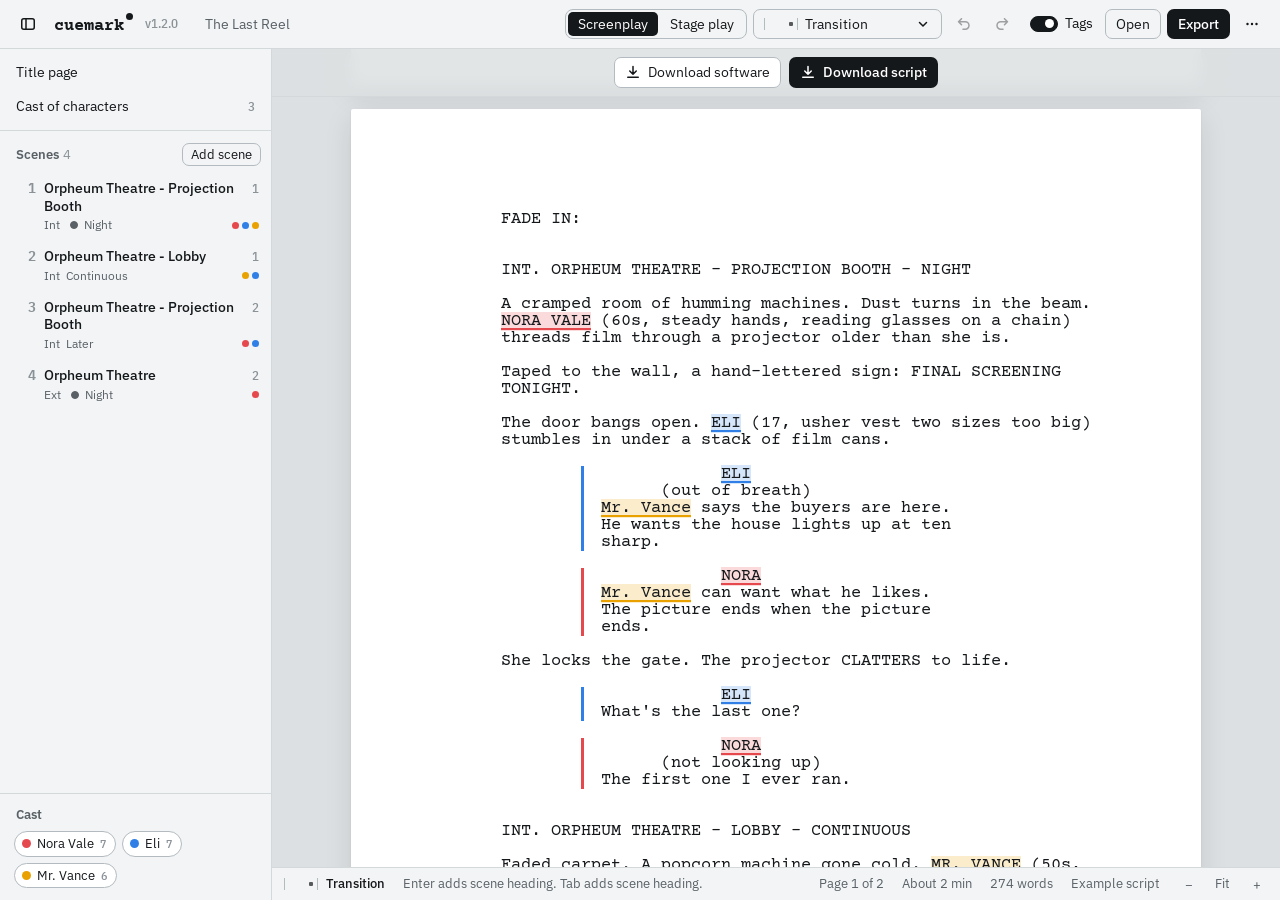
<file: index.html>
<!DOCTYPE html>
<html lang="en">
<head>
<meta charset="utf-8">
<meta name="viewport" content="width=device-width, initial-scale=1">
<meta name="version" content="1.2.0">
<title>CueMark Script Writer</title>
<link rel="preconnect" href="https://fonts.googleapis.com">
<link rel="preconnect" href="https://fonts.gstatic.com" crossorigin>
<link rel="stylesheet" href="https://fonts.googleapis.com/css2?family=Courier+Prime:ital,wght@0,400;0,700;1,400;1,700&family=IBM+Plex+Sans:wght@400;500;600&family=IBM+Plex+Sans+Condensed:wght@500;600&display=swap">
<style id="appcss">
:root{
  /* Ink and paper. The chrome carries no hue, so every color on screen is a cast member.
     Layout: index rail on the left, one US Letter page centre stage, a status strip underneath. */
  --desk:#dde0e2; --panel:#f2f4f5; --paper:#ffffff; --ink:#15181b; --ink-2:#596167; --ink-3:#8a9197;
  --rule:#d3d8db; --rule-2:#b4bbc0; --hover:#e7eaec; --inverse:#ffffff;
  --shadow:0 1px 2px rgb(21 24 27/.08),0 10px 28px rgb(21 24 27/.10);
  --ui:"IBM Plex Sans","Segoe UI",system-ui,sans-serif;
  --ui-c:"IBM Plex Sans Condensed","Arial Narrow",system-ui,sans-serif;
  --type:"Courier Prime","Courier New",Courier,monospace;
  color-scheme:light;
}
@media (prefers-color-scheme:dark){
  :root:not([data-theme="light"]){
    --desk:#0d0f11; --panel:#16191c; --paper:#1d2024; --ink:#e9e7e2; --ink-2:#a3a9ae; --ink-3:#737a80;
    --rule:#2a2f34; --rule-2:#414850; --hover:#23282d; --inverse:#15181b;
    --shadow:0 1px 2px rgb(0 0 0/.5),0 10px 28px rgb(0 0 0/.4);
    color-scheme:dark;
  }
}
:root[data-theme="dark"]{
  --desk:#0d0f11; --panel:#16191c; --paper:#1d2024; --ink:#e9e7e2; --ink-2:#a3a9ae; --ink-3:#737a80;
  --rule:#2a2f34; --rule-2:#414850; --hover:#23282d; --inverse:#15181b;
  --shadow:0 1px 2px rgb(0 0 0/.5),0 10px 28px rgb(0 0 0/.4);
  color-scheme:dark;
}

*{box-sizing:border-box}
html,body{height:100%;margin:0}
body{background:var(--desk);color:var(--ink);font:14px/1.4 var(--ui);-webkit-font-smoothing:antialiased;overflow:hidden}
button,input,textarea{font:inherit;color:inherit}
:focus-visible{outline:2px solid var(--ink);outline-offset:2px}
[hidden]{display:none!important}
h2,h3,p{margin:0}

#app{height:100%;display:grid;grid-template:auto minmax(0,1fr) auto/272px minmax(0,1fr);grid-template-areas:"bar bar" "side stage" "side status"}
#app.no-side{grid-template-columns:0 minmax(0,1fr)}
#app.no-side .side{display:none}

/* ---------- top bar ---------- */
.bar{grid-area:bar;display:flex;align-items:center;gap:6px;padding:8px 12px;background:var(--panel);border-bottom:1px solid var(--rule);min-width:0}
.mark{font:700 17px/1 var(--type);margin:0 8px 0 4px;white-space:nowrap}
.mark::after{content:"";display:inline-block;width:.42em;height:.42em;border-radius:50%;background:currentColor;vertical-align:.6em;margin-left:.12em}
.ver{border:0;background:none;border-radius:5px;padding:2px 6px;margin:0 4px 0 -8px;color:var(--ink-3);font:500 12.5px/1.4 var(--ui-c);font-variant-numeric:tabular-nums;cursor:pointer}
.ver:hover{background:var(--hover);color:var(--ink)}
.doc{max-width:30ch;overflow:hidden;text-overflow:ellipsis;color:var(--ink-2)}
.grow{flex:1 1 0;min-width:0}
.btn{display:inline-flex;align-items:center;gap:7px;border:1px solid transparent;border-radius:7px;background:none;padding:6px 10px;line-height:1.2;cursor:pointer;white-space:nowrap}
.btn:hover{background:var(--hover)}
.btn.line{border-color:var(--rule-2)}
.btn.solid{background:var(--ink);color:var(--inverse);font-weight:500}
.btn.solid:hover{opacity:.86}
.btn.icon{padding:0;width:32px;height:32px;justify-content:center}
.btn.sm{padding:3px 8px;font-size:12.5px}
.btn:disabled{opacity:.38;cursor:default}
.btn:disabled:hover{background:none}
.btn svg{width:16px;height:16px;flex:none;fill:none;stroke:currentColor;stroke-width:1.5;stroke-linecap:round;stroke-linejoin:round}
.seg{display:inline-flex;gap:2px;padding:2px;border:1px solid var(--rule-2);border-radius:8px}
.seg button{border:0;background:none;border-radius:5px;padding:4px 10px;cursor:pointer;white-space:nowrap;line-height:1.2}
.seg button[aria-pressed="true"]{background:var(--ink);color:var(--inverse)}
.seg button:not([aria-pressed="true"]):hover{background:var(--hover)}
.switch{display:inline-flex;align-items:center;gap:7px;padding:0 6px;cursor:pointer;user-select:none}
.switch input{appearance:none;-webkit-appearance:none;flex:none;width:28px;height:16px;border-radius:8px;border:1.5px solid var(--ink-2);margin:0;position:relative;cursor:pointer;transition:background .12s}
.switch input::after{content:"";position:absolute;top:2px;left:2px;width:9px;height:9px;border-radius:50%;background:var(--ink-2);transition:transform .12s}
.switch input:checked{background:var(--ink);border-color:var(--ink)}
.switch input:checked::after{background:var(--inverse);transform:translateX(12px)}
#b-el{min-width:13.5em;justify-content:flex-start}
#b-el svg{margin-left:auto}
/* a strip the width of the page, with a bar where this element sits on it */
.g{position:relative;flex:none;width:34px;height:12px;border-inline:1px solid var(--rule-2)}
.g::before{content:"";position:absolute;top:4px;height:4px;left:var(--l,0%);width:var(--w,100%);background:currentColor;border-radius:1px;opacity:.7}

/* ---------- index rail ---------- */
.side{grid-area:side;display:flex;flex-direction:column;min-height:0;background:var(--panel);border-right:1px solid var(--rule)}
.docnav{display:flex;flex-direction:column;padding:8px;gap:2px;border-bottom:1px solid var(--rule)}
.docnav button{display:flex;justify-content:space-between;align-items:baseline;border:0;background:none;border-radius:6px;padding:6px 8px;text-align:left;cursor:pointer}
.docnav button:hover{background:var(--hover)}
.docnav span{color:var(--ink-3);font:500 12.5px var(--ui-c);font-variant-numeric:tabular-nums}
.side-h{display:flex;align-items:center;justify-content:space-between;gap:8px;padding:12px 10px 4px 16px}
.side-h h2{font-size:12.5px;font-weight:600;color:var(--ink-2)}
.side-h h2 span{font-weight:400;color:var(--ink-3);margin-left:4px;font-variant-numeric:tabular-nums}
.ix-wrap{flex:1 1 0;min-height:80px;overflow:auto}
.ix{list-style:none;margin:0;padding:2px 0 12px}
.ix button{display:grid;grid-template-columns:2em minmax(0,1fr) auto;gap:0 8px;align-items:baseline;width:100%;border:0;border-left:3px solid transparent;background:none;padding:7px 12px 7px 5px;text-align:left;cursor:pointer}
.ix button:hover{background:var(--hover)}
.ix button[aria-current="true"]{background:var(--paper);border-left-color:var(--ink)}
.ix .n{font:600 15px/1.2 var(--ui-c);text-align:right;color:var(--ink-3);font-variant-numeric:tabular-nums}
.ix button[aria-current="true"] .n{color:var(--ink)}
.ix .loc{font-weight:500;line-height:1.25;overflow-wrap:anywhere}
.ix .pg{font:500 12.5px/1.5 var(--ui-c);color:var(--ink-3);font-variant-numeric:tabular-nums}
.ix .meta{grid-column:2/4;display:flex;align-items:center;gap:6px;min-height:16px;margin-top:2px;color:var(--ink-2);font-size:12px;line-height:1.3}
.ix .meta .snip{overflow:hidden;text-overflow:ellipsis;white-space:nowrap}
.dn{flex:none;width:8px;height:8px;border-radius:50%;border:1.5px solid var(--ink-2);margin-left:4px}
.dn.night{background:var(--ink-2)}
.dots{display:inline-flex;gap:3px;margin-left:auto;padding-left:6px}
.dots i{width:7px;height:7px;border-radius:50%;background:var(--c)}
.ix .sub button{grid-template-columns:2em minmax(0,1fr);padding-top:3px;padding-bottom:3px;color:var(--ink-2);font-size:12.5px}
.ix .grp{padding:10px 12px 2px 16px;font-size:12.5px;font-weight:600;color:var(--ink-2)}
.ix .none{padding:6px 16px;color:var(--ink-2);font-size:12.5px;line-height:1.45}
.castbar{border-top:1px solid var(--rule);max-height:34%;overflow:auto;padding-bottom:10px}
.chips{display:flex;flex-wrap:wrap;gap:6px;padding:4px 12px 2px 14px}
.chip{display:inline-flex;align-items:center;gap:6px;border:1px solid var(--rule-2);border-radius:999px;background:var(--paper);padding:3px 9px 3px 7px;font-size:12.5px;cursor:pointer;max-width:100%}
.chip:hover{border-color:var(--ink-2)}
.chip i{flex:none;width:9px;height:9px;border-radius:50%;background:var(--c)}
.chip b{font:500 12px var(--ui-c);color:var(--ink-3);font-variant-numeric:tabular-nums}
.chip.ghost{border-style:dashed;background:none}
.side .none{padding:2px 16px 4px;color:var(--ink-2);font-size:12.5px;line-height:1.45}

/* ---------- the pages ---------- */
.stage{grid-area:stage;position:relative;overflow:auto;padding:24px 16px 96px;font-size:var(--fs,16px);scroll-padding-top:64px}
.dock{position:sticky;top:-24px;left:-16px;z-index:20;display:flex;justify-content:center;gap:8px;margin:-24px -16px 14px;padding:8px 16px;font:14px/1.4 var(--ui);background:var(--desk);background:color-mix(in srgb,var(--desk) 84%,transparent);-webkit-backdrop-filter:blur(8px);backdrop-filter:blur(8px);border-bottom:1px solid transparent}
.dock.stuck{border-bottom-color:var(--rule)}
.dock .btn.line{background:var(--paper)}
.dock .btn.line:hover{background:var(--hover)}
.paper{position:relative;width:85ch;margin:0 auto 24px;background:var(--paper);color:var(--ink);font:1em/1 var(--type);box-shadow:var(--shadow);border-radius:2px}
.paper input,.paper textarea{display:block;border:0;border-radius:2px;background:none;padding:0;margin:0;outline:none;resize:none;font:inherit;line-height:1;color:inherit;min-width:0}
.paper input::placeholder,.paper textarea::placeholder{color:var(--ink-3);opacity:1}
.paper input:hover,.paper textarea:hover{background:var(--hover)}
.paper input:focus,.paper textarea:focus{background:var(--hover);box-shadow:0 0 0 .25em var(--hover)}

.paper.script{padding:6em 9.5ch 6em 15ch;min-height:66em}
[data-format="stage"] .paper.script{padding-left:10ch}
#script{outline:none;min-height:40em;caret-color:var(--ink)}
.el{position:relative;margin:0 0 0 -3ch;padding:var(--mt,0em) var(--pr,0ch) 0 calc(3ch + var(--pl,0ch));min-height:1em;white-space:pre-wrap;overflow-wrap:break-word;
  background-image:linear-gradient(var(--tag-c,transparent),var(--tag-c,transparent)),linear-gradient(90deg,var(--pg-c,transparent) 55%,transparent 0);
  background-size:3px calc(100% - var(--mt,0em)),9px 1px;background-position:var(--rail,1ch) var(--mt,0em),0 calc(var(--mt,0em)/2);background-repeat:no-repeat,repeat-x}
.el:first-child{--mt:0em!important}
.el.pg{--pg-c:var(--rule-2)}
.tags-on .el.sp{--tag-c:var(--tag)}
.el.is-empty::after{content:attr(data-ph);color:var(--ink-3);text-decoration:none}
.el.pw::before{content:"("}
.el.pw::after{content:")"}
.el.pw.is-empty::after{content:attr(data-ph) ")"}
.el.lb::before{position:absolute;left:3ch;top:var(--mt,0em)}
.t-note{--mt:1em;color:var(--ink-2);font-style:italic}
.t-note::before{content:"[[ ";color:var(--ink-3);font-style:normal}
.t-note::after{content:" ]]";color:var(--ink-3);font-style:normal}
.t-note.is-empty::after{content:attr(data-ph) " ]]"}

[data-format="film"] .el{--rail:11ch}
[data-format="film"] .t-scene{--mt:2em;text-transform:uppercase}
[data-format="film"] .t-action{--mt:1em}
[data-format="film"] .t-character{--mt:1em;--pl:22ch;text-transform:uppercase}
[data-format="film"] .t-paren{--pl:17ch;--pr:20ch;text-indent:-1ch}
[data-format="film"] .t-dialogue{--pl:10ch;--pr:15ch}
[data-format="film"] .t-transition{--mt:1em;text-align:right;text-transform:uppercase}
[data-format="film"] .t-transition.left{text-align:left}
[data-format="film"] .t-sub,[data-format="film"] .t-shot{--mt:1em;text-transform:uppercase}

[data-format="stage"] .el{--rail:1ch}
[data-format="stage"] .t-act,[data-format="stage"] .t-scene{--mt:1em;--pl:30ch;text-decoration:underline}
[data-format="stage"] .t-setting,[data-format="stage"] .t-atrise{--mt:1em;--pl:30ch}
[data-format="stage"] .t-setting::before{content:"SETTING:"}
[data-format="stage"] .t-atrise::before{content:"AT RISE:"}
[data-format="stage"] .t-character{--mt:1em;--pl:30ch;text-transform:uppercase}
[data-format="stage"] .t-paren{--pl:26ch;text-indent:-1ch}
[data-format="stage"] .t-direction{--mt:1em;--pl:26ch;text-indent:-1ch}

.ticks{position:absolute;inset:0;pointer-events:none}
.ticks span{position:absolute;right:1.5ch;transform:translateY(-50%);padding:0 .6ch;background:var(--paper);color:var(--ink-3);font:500 .72em/1.2 var(--ui-c);font-variant-numeric:tabular-nums}

/* title page */
.paper.title{height:66em}
.tp-main{position:absolute;top:21em;left:15ch;right:10ch;display:flex;flex-direction:column;align-items:center}
.tp-main input{width:100%;text-align:center}
#tp-title{font-weight:700;text-transform:uppercase}
#tp-title::placeholder{text-transform:none;font-weight:400}
#tp-credit{margin-top:3em}
#tp-author{margin-top:1em}
#tp-based{margin-top:3em}
.tp-rule,#tp-desc{display:none}
#tp-contact{position:absolute;left:15ch;bottom:6em;width:32ch;height:4em}
#tp-draft{position:absolute;right:10ch;bottom:6em;width:26ch;text-align:right}
[data-format="stage"] .tp-main{left:40ch;align-items:flex-start}
[data-format="stage"] .tp-main input{text-align:left}
[data-format="stage"] #tp-title{font-weight:400}
[data-format="stage"] .tp-rule{display:block;height:1em;white-space:pre;overflow:hidden;max-width:100%}
[data-format="stage"] #tp-desc{display:block;margin-top:1em}
[data-format="stage"] #tp-credit,[data-format="stage"] #tp-author{margin-top:1em}
[data-format="stage"] #tp-based,[data-format="stage"] #tp-draft{display:none}
[data-format="stage"] #tp-contact{left:auto;right:10ch;width:30ch}

/* cast page */
.paper.cast{padding:6em 10ch 5em 15ch;line-height:1.2}
.paper.cast input{height:1.2em;line-height:1.2}
.paper.cast textarea{line-height:1.2}
.cast-h{font:inherit;text-align:center;text-decoration:underline;margin-bottom:2em}
.cast-row{position:relative;display:grid;grid-template-columns:25ch minmax(0,1fr);row-gap:.25em;margin-bottom:1em}
.cast-row .who{display:flex;min-width:0}
.cast-row .nm{flex:0 1 auto;min-width:3ch}
.cast-row .ds{width:100%;overflow:hidden}
.sw{position:absolute;left:-3.25ch;top:0;width:1.15em;height:1.15em;border:0;border-radius:50%;background:var(--c);padding:0;cursor:pointer}
.sw:hover{box-shadow:0 0 0 3px var(--hover)}
.cast-row .x{position:absolute;right:-4ch;top:-.2em;width:1.4em;height:1.4em;border:0;border-radius:4px;background:none;color:var(--ink-3);font:400 1em/1 var(--ui);cursor:pointer;opacity:0}
.cast-row:hover .x,.cast-row:focus-within .x{opacity:1}
.cast-row .x:hover{background:var(--hover);color:var(--ink)}
.aka{grid-column:2;display:flex;flex-wrap:wrap;gap:.2em 2ch;align-items:baseline;font:.75em/1.3 var(--ui);color:var(--ink-2)}
.aka label{display:flex;align-items:baseline;gap:.8ch;flex:1 1 20ch;min-width:0}
.paper.cast .aka input{flex:1;font:inherit;height:1.4em;line-height:1.3}
.aka .stat{color:var(--ink-3);font-variant-numeric:tabular-nums}
.cast-row.add{align-items:baseline;margin-top:2em;padding-top:1.4em;border-top:1px dashed var(--rule-2)}
.cast-row.add .sw{top:1.4em;cursor:default}
.cast-row.add .nm{flex:1}
.cast-row.add .ds-wrap{display:flex;gap:1.5ch;align-items:baseline}
.cast-row.add .ds-wrap input{flex:1}
.cast-row.add .btn{font:500 .78em/1.2 var(--ui);padding:.45em .9em}
.cast-note{font:.75em/1.45 var(--ui);color:var(--ink-2);max-width:62ch}
.cast-suggest{display:flex;flex-wrap:wrap;gap:.5em;align-items:center;margin:1.2em 0 0;font:.75em/1.4 var(--ui);color:var(--ink-2)}
.cast-suggest .chip{font-size:1em}
.cast-meta{margin-top:2em}
.cast-meta h3{font:inherit;text-align:center;text-decoration:underline;margin:1em 0}
.cast-meta input{width:100%}
[data-format="film"] .cast-meta{display:none}

/* ---------- status strip ---------- */
.status{grid-area:status;display:flex;align-items:center;gap:18px;padding:5px 12px;background:var(--panel);border-top:1px solid var(--rule);color:var(--ink-2);font-size:12.5px;white-space:nowrap;min-width:0;overflow:hidden}
.status .now{display:inline-flex;align-items:center;gap:8px;color:var(--ink);font-weight:500}
.status .next{overflow:hidden;text-overflow:ellipsis}
.status .num{font-variant-numeric:tabular-nums}
.zoom{display:inline-flex;align-items:center;gap:2px}
.zoom button{width:22px;height:22px;border:0;border-radius:5px;background:none;cursor:pointer;line-height:1}
.zoom button:hover{background:var(--hover)}
.zoom output{min-width:3.4em;text-align:center;font-variant-numeric:tabular-nums}

/* ---------- menus, completion, hints ---------- */
.menu{position:fixed;z-index:60;min-width:248px;max-width:min(380px,calc(100vw - 16px));max-height:calc(100vh - 16px);overflow:auto;background:var(--paper);color:var(--ink);border:1px solid var(--rule-2);border-radius:10px;box-shadow:var(--shadow);padding:6px;font:13.5px/1.3 var(--ui)}
.menu .seg{display:flex;margin:0 0 6px}
.menu .seg button{flex:1}
.menu [role="menuitem"]{display:flex;align-items:center;gap:10px;width:100%;border:0;border-radius:6px;background:none;padding:6px 8px;text-align:left;cursor:pointer}
.menu [role="menuitem"]:hover,.menu [role="menuitem"].on{background:var(--hover)}
.menu .lab{font-weight:500;white-space:nowrap}
.menu .hint{margin-left:auto;padding-left:10px;color:var(--ink-2);font-size:12px;text-align:right}
.menu .cur .lab::after{content:"this line";margin-left:8px;font-weight:400;font-size:11.5px;color:var(--ink-3)}
.menu hr{border:0;border-top:1px solid var(--rule);margin:6px 2px}
.menu .foot{padding:4px 8px 2px;color:var(--ink-3);font-size:11.5px}
.menu .dot{flex:none;width:10px;height:10px;border-radius:50%;background:var(--c)}
.pal{display:grid;grid-template-columns:repeat(7,26px);gap:8px;padding:6px}
.pal button{width:26px;height:26px;border-radius:50%;border:0;background:var(--c);cursor:pointer;padding:0}
.pal button.on{box-shadow:0 0 0 2px var(--paper),0 0 0 4px var(--ink)}
.pal button:disabled{opacity:.22;cursor:default}
.pal-custom{display:flex;align-items:center;justify-content:space-between;gap:10px;padding:6px 8px 4px;color:var(--ink-2);font-size:12.5px}
.pal-custom input{width:44px;height:24px;padding:0;border:1px solid var(--rule-2);border-radius:5px;background:none;cursor:pointer}
.ac{position:fixed;z-index:55;min-width:12ch;max-width:min(60ch,calc(100vw - 16px));background:var(--paper);border:1px solid var(--rule-2);border-radius:8px;box-shadow:var(--shadow);padding:4px;font:14px/1.2 var(--type)}
.ac div{padding:5px 8px;border-radius:5px;cursor:pointer;white-space:nowrap;overflow:hidden;text-overflow:ellipsis}
.ac div.on,.ac div:hover{background:var(--hover)}
.tip{position:fixed;z-index:58;max-width:320px;display:flex;gap:8px;align-items:baseline;background:var(--ink);color:var(--inverse);border-radius:7px;padding:6px 10px;font-size:12.5px;line-height:1.35;pointer-events:none}
.tip i{flex:none;width:8px;height:8px;border-radius:50%;background:var(--c)}
.tip b{font-weight:600}
.toast{position:fixed;z-index:70;left:50%;bottom:44px;transform:translateX(-50%);display:flex;align-items:center;gap:10px;max-width:calc(100vw - 32px);background:var(--ink);color:var(--inverse);border-radius:9px;padding:9px 14px;font-size:13.5px;box-shadow:var(--shadow)}
.toast i{flex:none;width:9px;height:9px;border-radius:50%;background:var(--c)}
.toast button{border:0;background:none;color:inherit;font-weight:600;text-decoration:underline;cursor:pointer;padding:0 2px}

/* ---------- dialogs ---------- */
dialog{border:1px solid var(--rule-2);border-radius:12px;background:var(--panel);color:var(--ink);padding:0;box-shadow:var(--shadow);max-width:calc(100vw - 24px);max-height:calc(100vh - 24px)}
dialog::backdrop{background:rgb(10 12 14/.45)}
.dlg{display:flex;flex-direction:column;gap:14px;padding:20px;width:min(440px,calc(100vw - 26px))}
.dlg h2{font-size:17px;font-weight:600}
.dlg p{color:var(--ink-2);line-height:1.5}
.dlg .row{display:flex;justify-content:flex-end;gap:8px;margin-top:4px}
.dlg fieldset{border:0;padding:0;margin:0;display:flex;flex-direction:column;gap:6px}
.dlg legend{padding:0;margin-bottom:6px;font-weight:500}
.ck{display:flex;align-items:flex-start;gap:8px;cursor:pointer;line-height:1.35}
.ck input{margin:2px 0 0;accent-color:var(--ink)}
.ck small{display:block;color:var(--ink-2);font-size:12.5px}
.verlist{display:flex;flex-direction:column;gap:16px;max-height:min(56vh,440px);overflow:auto;padding-right:4px}
.verlist h3{display:flex;align-items:baseline;gap:10px;margin:0 0 4px;font-size:14px;font-weight:600;font-variant-numeric:tabular-nums}
.verlist h3 span{font-weight:400;font-size:12.5px;color:var(--ink-2)}
.verlist h3 em{font-style:normal;font-weight:500;font-size:11.5px;border:1px solid var(--rule-2);border-radius:999px;padding:0 7px}
.verlist ul{margin:0;padding-left:18px;color:var(--ink-2);line-height:1.5}
.keys{display:grid;grid-template-columns:auto 1fr;gap:8px 16px;font-size:13.5px;margin:0}
.keys dt{font-weight:500;white-space:nowrap}
.keys dd{margin:0;color:var(--ink-2)}
#dlg-export{width:min(1120px,calc(100vw - 24px));height:min(860px,calc(100vh - 24px))}
#dlg-export[open]{display:flex}
.ex{flex:1;display:grid;grid-template-columns:280px minmax(0,1fr);min-height:0;min-width:0}
.ex-side{display:flex;flex-direction:column;gap:14px;padding:20px;border-right:1px solid var(--rule);overflow:auto}
.ex-side h2{font-size:17px;font-weight:600}
.ex-side p{color:var(--ink-2);font-size:13px;line-height:1.5}
.ex-actions{display:flex;flex-direction:column;gap:8px}
.ex-actions .btn,#ex-close{justify-content:center;padding:8px 10px}
.ex-view{overflow:auto;background:var(--desk);padding:20px 16px;font-size:var(--pfs,12px)}
pre.pg{width:85ch;height:66em;margin:0 auto 18px;overflow:hidden;background:#fff;color:#000;font:1em/1 "Courier New",Courier,"Courier Prime",monospace;box-shadow:var(--shadow)}
pre.pg b{font-weight:700}
pre.pg u{text-decoration-thickness:1px;text-underline-offset:.12em}
#printroot{display:none}

/* ---------- narrower windows ---------- */
@media (max-width:1100px){.doc{display:none}}
@media (max-width:900px){
  #app,#app.no-side{grid-template-columns:0 minmax(0,1fr)}
  .side,#app.no-side .side{display:flex;position:fixed;top:49px;bottom:0;left:0;width:min(300px,86vw);z-index:40;box-shadow:var(--shadow);transform:translateX(-104%);transition:transform .16s}
  #app.drawer .side{transform:none}
  #fmt,#b-open{display:none}
  .status .next{display:none}
  #b-el{min-width:0}
}
@media (max-width:640px){
  .mark,.ver,.switch span,#b-undo,#b-redo,#st-words,#st-time,.zoom{display:none}
  .bar{padding:8px}
  .stage{padding:12px 8px 80px;font-size:14px!important}
  .dock{top:-12px;left:-8px;margin:-12px -8px 10px;padding:6px 8px;font-size:13px}
  .dock .btn{padding:6px 9px}
  .paper{width:auto}
  .paper.script,[data-format="stage"] .paper.script{padding:2.5em 1.5ch 3em 3.5ch}
  [data-format="film"] .el{--rail:6.5ch}
  [data-format="film"] .t-character{--pl:14ch}
  [data-format="film"] .t-paren{--pl:10ch;--pr:5ch}
  [data-format="film"] .t-dialogue{--pl:5.5ch;--pr:4ch}
  [data-format="stage"] .t-act,[data-format="stage"] .t-scene,[data-format="stage"] .t-setting,[data-format="stage"] .t-atrise,[data-format="stage"] .t-character{--pl:13ch}
  [data-format="stage"] .t-paren,[data-format="stage"] .t-direction{--pl:10ch}
  .ticks span{right:.2ch}
  .paper.title{height:auto;padding:4em 2ch 2em}
  .tp-main,#tp-contact,#tp-draft,[data-format="stage"] .tp-main,[data-format="stage"] #tp-contact{position:static;width:100%}
  #tp-contact{margin-top:6em}
  #tp-draft{text-align:left;margin-top:1em}
  .paper.cast{padding:3em 2ch 3em 4.5ch}
  .cast-row{grid-template-columns:minmax(0,1fr)}
  .aka{grid-column:1}
  .cast-row .x{right:-1.5ch;opacity:1}
  .ex{grid-template-columns:minmax(0,1fr);grid-template-rows:auto minmax(0,1fr)}
  .ex-side{border-right:0;border-bottom:1px solid var(--rule)}
}
@media (prefers-reduced-motion:reduce){*{transition:none!important;scroll-behavior:auto!important}}

@media print{
  @page{size:8.5in 11in;margin:0}
  html,body{height:auto;overflow:visible;background:#fff}
  body>*{display:none!important}
  body>#printroot{display:block!important}
  #printroot pre.pg{width:8.5in;height:11in;margin:0;box-shadow:none;font:12pt/12pt "Courier New",Courier,monospace;break-after:page}
}
</style>
<style id="tagcss"></style>
</head>
<body>
<div id="app" data-format="film">
  <header class="bar">
    <button class="btn icon" id="b-side" type="button" aria-label="Show or hide the index" title="Index"><svg viewBox="0 0 16 16"><rect x="1.75" y="2.75" width="12.5" height="10.5" rx="2"/><path d="M6 2.75v10.5"/></svg></button>
    <span class="mark">cuemark</span>
    <button class="ver" id="b-ver" type="button" title="Version history"></button>
    <button class="btn doc" id="b-title" type="button" title="Go to the title page"><span id="doc-name">Untitled script</span></button>
    <span class="grow"></span>
    <div class="seg" id="fmt" role="group" aria-label="Script format">
      <button type="button" data-f="film" aria-pressed="true">Screenplay</button>
      <button type="button" data-f="stage" aria-pressed="false">Stage play</button>
    </div>
    <button class="btn line keep" id="b-el" type="button" aria-haspopup="menu" title="Change what this line is"><i class="g" id="el-g"></i><span id="el-name">Action</span><svg viewBox="0 0 16 16"><path d="M4.5 6.5 8 10l3.5-3.5"/></svg></button>
    <button class="btn icon keep" id="b-undo" type="button" aria-label="Undo" title="Undo"><svg viewBox="0 0 16 16"><path d="M5.5 2.75 2.5 5.75l3 3M2.5 5.75h6.75a3.75 3.75 0 0 1 0 7.5H7"/></svg></button>
    <button class="btn icon keep" id="b-redo" type="button" aria-label="Redo" title="Redo"><svg viewBox="0 0 16 16"><path d="m10.5 2.75 3 3-3 3M13.5 5.75H6.75a3.75 3.75 0 0 0 0 7.5H9"/></svg></button>
    <label class="switch" title="Show or hide character colors"><input type="checkbox" id="tags" checked><span>Tags</span></label>
    <button class="btn line" id="b-open" type="button" title="Open a text, Word, Pages or project file">Open</button>
    <button class="btn solid" id="b-export" type="button">Export</button>
    <button class="btn icon" id="b-more" type="button" aria-haspopup="menu" aria-label="More" title="More"><svg viewBox="0 0 16 16"><path d="M3.5 8h.01M8 8h.01M12.5 8h.01" stroke-width="2.4"/></svg></button>
  </header>

  <aside class="side" id="side" aria-label="Index">
    <nav class="docnav">
      <button type="button" data-go="title">Title page</button>
      <button type="button" data-go="cast">Cast of characters <span id="cast-n"></span></button>
    </nav>
    <div class="side-h"><h2>Scenes<span id="scene-n"></span></h2><button class="btn sm line" id="b-scene" type="button">Add scene</button></div>
    <div class="ix-wrap"><ol class="ix" id="ix"></ol></div>
    <div class="castbar">
      <div class="side-h"><h2>Cast</h2></div>
      <div class="chips" id="chips"></div>
    </div>
  </aside>

  <main class="stage" id="stage">
    <div class="dock" id="dock" role="toolbar" aria-label="Downloads">
      <button class="btn line" id="b-dl-app" type="button" title="Save this app as one HTML file that opens offline"><svg viewBox="0 0 16 16"><path d="M8 2.5v7.75M4.75 7 8 10.25 11.25 7M2.75 13.25h10.5"/></svg>Download software</button>
      <button class="btn solid" id="b-dl-script" type="button" title="Save the script as a clean Courier PDF"><svg viewBox="0 0 16 16"><path d="M8 2.5v7.75M4.75 7 8 10.25 11.25 7M2.75 13.25h10.5"/></svg>Download script</button>
    </div>
    <section class="paper title" id="p-title" aria-label="Title page">
      <div class="tp-main">
        <input id="tp-title" placeholder="Title" aria-label="Title" autocomplete="off">
        <div class="tp-rule" aria-hidden="true"></div>
        <input id="tp-desc" placeholder="A Play in Two Acts" aria-label="Description line" autocomplete="off">
        <input id="tp-credit" placeholder="Written by" aria-label="Credit line" autocomplete="off">
        <input id="tp-author" placeholder="Your name" aria-label="Author" autocomplete="off">
        <input id="tp-based" placeholder="Based on (optional)" aria-label="Based on" autocomplete="off">
      </div>
      <textarea id="tp-contact" placeholder="Email&#10;Phone" aria-label="Contact details"></textarea>
      <input id="tp-draft" placeholder="Draft date (optional)" aria-label="Draft date" autocomplete="off">
    </section>

    <section class="paper cast" id="p-cast" aria-label="Cast of characters">
      <h2 class="cast-h">Cast of Characters</h2>
      <div id="cast-rows"></div>
      <form class="cast-row add" id="cast-add" autocomplete="off">
        <span class="sw" id="next-sw" aria-hidden="true"></span>
        <div class="who"><input class="nm" id="add-name" placeholder="Character name" aria-label="New character name" spellcheck="false"><span>:</span></div>
        <div class="ds-wrap"><input id="add-desc" placeholder="Age, role, a trait or two" aria-label="New character description"><button class="btn solid" type="submit">Add to cast</button></div>
        <p class="cast-note aka">Each character gets a color of their own. It marks their name, their lines and every mention through the script, and it stays out of exports.</p>
      </form>
      <div class="cast-suggest" id="cast-suggest" hidden></div>
      <div class="cast-meta">
        <h3>Scene</h3>
        <input id="cm-scene" placeholder="Where the play happens" aria-label="Scene" autocomplete="off">
        <h3>Time</h3>
        <input id="cm-time" placeholder="When it happens" aria-label="Time" autocomplete="off">
      </div>
    </section>

    <section class="paper script" id="p-script" aria-label="Script">
      <div id="script" contenteditable="true" spellcheck="true" role="textbox" aria-multiline="true" aria-label="Script"></div>
      <div class="ticks" id="ticks" aria-hidden="true"></div>
    </section>
  </main>

  <footer class="status">
    <span class="now"><i class="g" id="st-g"></i><span id="st-el"></span></span>
    <span class="next" id="st-next"></span>
    <span class="grow"></span>
    <span class="num" id="st-page"></span>
    <span class="num" id="st-time"></span>
    <span class="num" id="st-words"></span>
    <span id="st-save"></span>
    <span class="zoom"><button type="button" id="z-out" aria-label="Smaller page">−</button><output id="z-val">Fit</output><button type="button" id="z-in" aria-label="Larger page">+</button></span>
  </footer>
</div>

<div class="menu" id="menu" role="menu" hidden></div>
<div class="ac" id="ac" hidden></div>
<div class="tip" id="tip" hidden></div>
<div class="toast" id="toast" role="status" hidden></div>
<input type="file" id="file" accept=".txt,.fountain,.docx,.pages,.json,.md,text/plain,application/json,application/vnd.openxmlformats-officedocument.wordprocessingml.document,application/vnd.apple.pages" hidden>

<dialog id="dlg-export" aria-labelledby="ex-h">
  <div class="ex">
    <div class="ex-side">
      <h2 id="ex-h">Export</h2>
      <p id="ex-sum"></p>
      <label class="ck"><input type="checkbox" id="ex-title" checked><span>Title page</span></label>
      <label class="ck"><input type="checkbox" id="ex-cast" checked><span>Cast of characters page</span></label>
      <div class="ex-actions">
        <button class="btn solid" id="ex-pdf" type="button">Download PDF</button>
        <button class="btn line" id="ex-print" type="button">Print</button>
        <button class="btn line" id="ex-txt" type="button">Download text file</button>
        <button class="btn line" id="ex-copy" type="button">Copy script text</button>
      </div>
      <p id="ex-note" hidden></p>
      <span class="grow"></span>
      <button class="btn line" id="ex-close" type="button">Close</button>
    </div>
    <div class="ex-view" id="ex-view" tabindex="0" aria-label="Page preview"></div>
  </div>
</dialog>

<dialog id="dlg-new" aria-labelledby="new-h">
  <form class="dlg" method="dialog" id="new-form">
    <h2 id="new-h">New script</h2>
    <p>This replaces the script you have open. Save a project file first if you want to keep it.</p>
    <fieldset>
      <legend>Format</legend>
      <label class="ck"><input type="radio" name="nf" id="nf-film" value="film" checked><span>Screenplay<small>Film layout: scene headings, action, dialogue, transitions</small></span></label>
      <label class="ck"><input type="radio" name="nf" id="nf-stage" value="stage"><span>Stage play<small>Playscript layout: acts, scenes, setting, stage directions</small></span></label>
    </fieldset>
    <fieldset>
      <legend>Start with</legend>
      <label class="ck"><input type="radio" name="ns" id="ns-blank" value="blank" checked><span>A blank script</span></label>
      <label class="ck"><input type="radio" name="ns" id="ns-sample" value="sample"><span>The example script</span></label>
    </fieldset>
    <div class="row"><button class="btn line" type="button" id="new-cancel">Cancel</button><button class="btn solid" type="submit">Start new script</button></div>
  </form>
</dialog>

<dialog id="dlg-keys" aria-labelledby="keys-h">
  <div class="dlg">
    <h2 id="keys-h">Writing shortcuts</h2>
    <dl class="keys">
      <dt><span class="mod-key">Ctrl</span> + O</dt><dd>Open a text, Word, Pages or project file. Dropping a file on the window works too</dd>
      <dt>Right-click</dt><dd>Add a new element, or change what the current line is</dd>
      <dt>Enter</dt><dd>Start the element that usually comes next</dd>
      <dt>Tab</dt><dd>Switch an empty line, or add the usual alternative</dd>
      <dt><span class="alt-key">Alt</span> + 1 to 9</dt><dd>Change the current line, in menu order</dd>
      <dt>int. or ext.</dt><dd>Typed at the start of a line, becomes a scene heading</dd>
      <dt>(</dt><dd>Typed first on a line inside a speech, becomes an acting direction</dd>
      <dt><span class="mod-key">Ctrl</span> + B, I, U</dt><dd>Bold, italic, underline. Shown as marks here, set properly on export</dd>
      <dt><span class="mod-key">Ctrl</span> + Z</dt><dd>Undo. Add Shift to redo</dd>
      <dt>Shift + right-click</dt><dd>The browser's own menu, with spelling suggestions</dd>
    </dl>
    <div class="row"><button class="btn solid" type="button" id="keys-close">Done</button></div>
  </div>
</dialog>

<dialog id="dlg-ver" aria-labelledby="ver-h">
  <div class="dlg">
    <h2 id="ver-h">Version history</h2>
    <div class="verlist" id="ver-list"></div>
    <div class="row"><button class="btn solid" type="button" id="ver-close">Done</button></div>
  </div>
</dialog>

<div id="printroot"></div>
<script type="text/plain" id="changelog">
# CueMark updates

The first heading below is the current version. The app reads this file for its version number and its Version history window.

## 1.2.0 (2026-11-23)
- Open now reads Word (.docx), Apple Pages (.pages) and plain text files, and formats them into script elements as they come in
- Speakers found in an opened script are added to the cast and color tagged
- Opening a file can be undone, and a file can be dropped onto the window to open it
- Version number in the top bar, with this history behind it
- The downloaded app file carries its version in its name

## 1.1.0 (2026-11-23)
- Download software and Download script buttons, pinned to the top of the page area
- Published on GitHub at cassaphim.github.io/CueMark

## 1.0.0 (2026-11-22)
- First build: screenplay and stage play formats with a right-click menu for every element
- Cast of Characters page with a color for each character, marked through the script
- Scene index that builds itself, clean Courier PDF export, title page
</script>
<script>
(function () {
'use strict';
const $ = (s, r = document) => r.querySelector(s);
const $$ = (s, r = document) => Array.from(r.querySelectorAll(s));
const SELF = (() => {
  try {
    const mine = ['app', 'menu', 'ac', 'tip', 'toast', 'file', 'dlg-export', 'dlg-new', 'dlg-keys', 'dlg-ver', 'printroot'];   // every top-level element in body.html
    const head = Array.from(document.head.children).filter(n => n.tagName === 'META' || n.tagName === 'TITLE' || (n.tagName === 'LINK' && /fonts\.g/.test(n.href || ''))).map(n => n.outerHTML).join('\n');
    return {head, css: $('#appcss').textContent, body: mine.map(id => document.getElementById(id).outerHTML).join('\n'), log: document.getElementById('changelog').outerHTML, js: document.currentScript.textContent};
  } catch (e) { return null; }
})();
/* Versions: CHANGELOG.md is embedded in the page; its first "## x.y.z (date)" heading is the version running now. */
const LOG = (() => {
  const out = []; let cur = null;
  for (const line of ($('#changelog') ? $('#changelog').textContent : '').split('\n')) {
    const h = line.match(/^##\s+v?(\d[\d.]*)\s*(?:\((.*?)\))?/);
    if (h) { cur = {v: h[1], date: h[2] || '', items: []}; out.push(cur); }
    else if (cur && /^\s*[-*]\s+/.test(line)) cur.items.push(line.replace(/^\s*[-*]\s+/, ''));
  }
  return out;
})();
const VERSION = LOG.length ? LOG[0].v : '0';
const esc = s => String(s == null ? '' : s).replace(/[&<>"]/g, c => ({'&': '&amp;', '<': '&lt;', '>': '&gt;', '"': '&quot;'}[c]));
const rid = () => Math.random().toString(36).slice(2, 9);
const clean = s => String(s == null ? '' : s).replace(/\u00a0/g, ' ').replace(/\s*[\r\n]+\s*/g, ' ');
const reduced = matchMedia('(prefers-reduced-motion: reduce)').matches;
const isMac = /Mac|iPhone|iPad/.test(navigator.platform || navigator.userAgent);
const hosted = () => !!(window.claude && typeof window.claude.use === 'function');
const cap = n => hosted() ? Promise.resolve().then(() => window.claude.use(n)).catch(() => null) : Promise.resolve(null);
const store = {
  get(k) { try { return JSON.parse(localStorage.getItem(k)); } catch (e) { return null; } },
  set(k, v) { try { localStorage.setItem(k, JSON.stringify(v)); return true; } catch (e) { return false; } }
};
const roman = n => { let s = ''; [[100, 'C'], [90, 'XC'], [50, 'L'], [40, 'XL'], [10, 'X'], [9, 'IX'], [5, 'V'], [4, 'IV'], [1, 'I']].forEach(([v, r]) => { while (n >= v) { s += r; n -= v; } }); return s || 'I'; };
const unroman = s => { const v = {I: 1, V: 5, X: 10, L: 50, C: 100}; let n = 0; s = String(s).toUpperCase(); for (let i = 0; i < s.length; i++) { const a = v[s[i]] || 0, b = v[s[i + 1]] || 0; n += a < b ? -a : a; } return n || 1; };
const titleCase = s => String(s).toLowerCase().replace(/(^|[\s\-\/.'’(])([\p{L}])/gu, (m, a, b) => a + b.toUpperCase());
const plural = (n, w) => n + ' ' + w + (n === 1 ? '' : 's');

/* Column numbers are tenths of an inch from the left edge of a US Letter page (Courier 12pt is 10 characters to the inch). */
const F = {
  film: {
    name: 'Screenplay', base: 'action',
    order: ['scene', 'action', 'character', 'paren', 'dialogue', 'transition', 'sub', 'shot', 'note'],
    types: {
      scene: {label: 'Scene heading', hint: 'INT. or EXT., place, time of day', ph: 'INT. LOCATION - DAY', col: 15, w: 60, gw: 42, caps: 1, before: 2, enter: 'action', tab: 'action', ix: 'scene'},
      action: {label: 'Action', hint: 'Description of what we see and hear', ph: 'Describe what we see and hear', col: 15, w: 60, before: 1, enter: 'action', tab: 'character', tabNew: 'character'},
      character: {label: 'Character', hint: 'Who speaks next', ph: 'CHARACTER', col: 37, w: 38, gw: 13, caps: 1, before: 1, enter: 'dialogue', tab: 'transition', tabNew: 'paren'},
      paren: {label: 'Parenthetical', hint: 'Acting direction for the line', ph: 'acting direction', col: 31, w: 24, gw: 18, wrap: 1, before: 0, enter: 'dialogue', tab: 'dialogue', tabNew: 'dialogue'},
      dialogue: {label: 'Dialogue', hint: 'What the character says', ph: 'Dialogue', col: 25, w: 35, before: 0, enter: 'action', tab: 'paren', tabNew: 'paren'},
      transition: {label: 'Transition', hint: 'CUT TO: or FADE OUT.', ph: 'CUT TO:', col: 15, w: 60, gw: 11, right: 1, caps: 1, before: 1, enter: 'scene', tab: 'scene', tabNew: 'scene'},
      sub: {label: 'Subheading', hint: 'A new spot inside the same scene', ph: 'LATER', col: 15, w: 60, gw: 16, caps: 1, before: 1, enter: 'action', tab: 'shot', ix: 'sub'},
      shot: {label: 'Shot', hint: 'A camera direction, used sparingly', ph: 'CLOSE ON', col: 15, w: 60, gw: 22, caps: 1, before: 1, enter: 'action', tab: 'action', keep: 1},
      note: {label: 'Note', hint: 'For you only, left out of exports', ph: 'Note to self', col: 15, w: 60, skip: 1, before: 1, enter: 'action', tab: 'action'}
    }
  },
  stage: {
    name: 'Stage play', base: 'direction',
    order: ['act', 'scene', 'setting', 'atrise', 'character', 'paren', 'dialogue', 'direction', 'note'],
    types: {
      act: {label: 'Act', hint: 'ACT I, underlined', ph: 'ACT I', col: 40, w: 35, gw: 7, u: 1, before: 1, enter: 'scene', tab: 'scene', tabNew: 'scene', ix: 'group'},
      scene: {label: 'Scene', hint: 'Scene 1, underlined', ph: 'Scene 1', col: 40, w: 35, gw: 10, u: 1, before: 1, enter: 'setting', tab: 'setting', tabNew: 'setting', ix: 'scene'},
      setting: {label: 'Setting', hint: 'Description of the stage', ph: 'Describe the stage and what is on it', col: 40, w: 35, lab: 'SETTING:', before: 1, enter: 'atrise', tab: 'atrise', tabNew: 'atrise', keep: 1},
      atrise: {label: 'At rise', hint: 'Description as the lights come up', ph: 'Describe what we see as the lights come up', col: 40, w: 35, lab: 'AT RISE:', before: 1, enter: 'character', tab: 'character', tabNew: 'character'},
      character: {label: 'Character', hint: 'Who speaks next', ph: 'CHARACTER', col: 40, w: 35, gw: 13, caps: 1, before: 1, enter: 'dialogue', tab: 'direction', tabNew: 'paren'},
      paren: {label: 'Acting direction', hint: 'How the line is delivered', ph: 'acting direction', col: 35, w: 40, gw: 18, wrap: 1, before: 0, enter: 'dialogue', tab: 'dialogue', tabNew: 'dialogue'},
      dialogue: {label: 'Dialogue', hint: 'What the character says', ph: 'Dialogue', col: 10, w: 65, before: 0, enter: 'character', tab: 'character', tabNew: 'direction'},
      direction: {label: 'Stage direction', hint: 'Movement and action on stage', ph: 'stage direction', col: 35, w: 40, wrap: 1, before: 1, enter: 'character', tab: 'dialogue', tabNew: 'character'},
      note: {label: 'Note', hint: 'For you only, left out of exports', ph: 'Note to self', col: 10, w: 65, skip: 1, before: 1, enter: 'direction', tab: 'direction'}
    }
  }
};
const CONV = {
  film: {scene: 'scene', action: 'direction', character: 'character', paren: 'paren', dialogue: 'dialogue', transition: 'direction', sub: 'direction', shot: 'direction', note: 'note'},
  stage: {act: 'sub', scene: 'scene', setting: 'action', atrise: 'action', character: 'character', paren: 'paren', dialogue: 'dialogue', direction: 'action', note: 'note'}
};
const TIMES = ['DAY', 'NIGHT', 'MORNING', 'EVENING', 'DAWN', 'DUSK', 'CONTINUOUS', 'LATER', 'MOMENTS LATER'];
const TRANS = ['CUT TO:', 'FADE OUT.', 'DISSOLVE TO:', 'SMASH CUT TO:', 'MATCH CUT TO:', 'FADE TO BLACK.', 'FADE IN:'];
const PALETTE = ['#e5484d', '#2f7fe6', '#e9a100', '#12a594', '#8e4ec6', '#f76b15', '#3d9a50', '#d6409f', '#00a2c7', '#a87c56', '#5b5bd6', '#8db600', '#a0304f', '#7b8794'];
const HONORIFIC = /^(mr|mrs|ms|miss|mx|dr|sir|lady|lord|madame|madam|father|sister|brother|captain|capt|officer|detective|det|inspector|sergeant|sgt|professor|prof|judge|king|queen|prince|princess|uncle|aunt|old|young|the)\.?$/i;

function sample(format) {
  const film = format !== 'stage';
  const b = film ? [
    ['transition', 'FADE IN:'],
    ['scene', 'INT. ORPHEUM THEATRE - PROJECTION BOOTH - NIGHT'],
    ['action', 'A cramped room of humming machines. Dust turns in the beam. NORA VALE (60s, steady hands, reading glasses on a chain) threads film through a projector older than she is.'],
    ['action', 'Taped to the wall, a hand-lettered sign: FINAL SCREENING TONIGHT.'],
    ['action', 'The door bangs open. ELI (17, usher vest two sizes too big) stumbles in under a stack of film cans.'],
    ['character', 'ELI'], ['paren', 'out of breath'],
    ['dialogue', 'Mr. Vance says the buyers are here. He wants the house lights up at ten sharp.'],
    ['character', 'NORA'],
    ['dialogue', 'Mr. Vance can want what he likes. The picture ends when the picture ends.'],
    ['action', 'She locks the gate. The projector CLATTERS to life.'],
    ['character', 'ELI'], ['dialogue', "What's the last one?"],
    ['character', 'NORA'], ['paren', 'not looking up'], ['dialogue', 'The first one I ever ran.'],
    ['scene', 'INT. ORPHEUM THEATRE - LOBBY - CONTINUOUS'],
    ['action', 'Faded carpet. A popcorn machine gone cold. MR. VANCE (50s, suit too sharp for the room) checks his watch beside two BUYERS holding clipboards.'],
    ['character', 'MR. VANCE'], ['dialogue', "Ten o'clock and the keys are yours. Not a minute later."],
    ['action', 'Through the auditorium doors comes the swell of an old score. Vance frowns.'],
    ['character', "MR. VANCE (CONT'D)"], ['dialogue', 'Eli!'],
    ['scene', 'INT. ORPHEUM THEATRE - PROJECTION BOOTH - LATER'],
    ['action', 'Nora watches through the port glass. Eli hovers by the door.'],
    ['character', 'ELI'], ['dialogue', "He's going to fire me."],
    ['character', 'NORA'], ['dialogue', "There's no one left to fire you from anything, kid. Sit. Watch how it ends."],
    ['action', 'Eli sits. Light flickers across both their faces.'],
    ['character', 'NORA (V.O.)'], ['dialogue', 'Forty years, and I never once left before the credits.'],
    ['transition', 'CUT TO:'],
    ['scene', 'EXT. ORPHEUM THEATRE - NIGHT'],
    ['action', "The marquee buzzes, half its letters burned out. Nora's shadow crosses the booth window."],
    ['note', 'This is an example. Choose New script from the menu at the top right to start your own.'],
    ['transition', 'FADE OUT.']
  ] : [
    ['act', 'ACT I'], ['scene', 'Scene 1'],
    ['setting', 'The projection booth of the Orpheum Theatre. Two old projectors, a rewind bench, and a small port window that looks down on the house.'],
    ['atrise', 'NORA threads film through a projector. A hand-lettered sign on the wall reads FINAL SCREENING TONIGHT.'],
    ['direction', 'ELI bursts in under a stack of film cans.'],
    ['character', 'ELI'], ['paren', 'out of breath'],
    ['dialogue', 'Mr. Vance says the buyers are here. He wants the house lights up at ten sharp.'],
    ['character', 'NORA'],
    ['dialogue', 'Mr. Vance can want what he likes. The picture ends when the picture ends.'],
    ['direction', 'She locks the gate. The projector clatters to life.'],
    ['character', 'ELI'], ['dialogue', "What's the last one?"],
    ['character', 'NORA'], ['paren', 'not looking up'], ['dialogue', 'The first one I ever ran.'],
    ['direction', 'MR. VANCE appears in the doorway, watch in hand.'],
    ['character', 'MR. VANCE'], ['dialogue', "Ten o'clock and the keys are theirs. Not a minute later."],
    ['direction', 'He goes. Eli hovers by the door.'],
    ['character', 'ELI'], ['dialogue', "He's going to fire me."],
    ['character', 'NORA'], ['dialogue', "There's no one left to fire you from anything, kid. Sit. Watch how it ends."],
    ['direction', 'Eli sits. Light flickers across both their faces.'],
    ['note', 'This is an example. Choose New script from the menu at the top right to start your own.']
  ];
  return {
    v: 1, format: film ? 'film' : 'stage', sample: true, updatedAt: 0,
    title: {title: 'The Last Reel', credit: film ? 'Written by' : 'by', author: '', based: '', desc: film ? '' : 'A Play in One Act', contact: '', draft: ''},
    cast: [
      {id: 'nora', name: 'Nora Vale', desc: '60s. Projectionist at the Orpheum for forty years.', aliases: 'Nora', color: PALETTE[0]},
      {id: 'eli', name: 'Eli', desc: '17. An usher who wants to be anywhere else, until tonight.', aliases: '', color: PALETTE[1]},
      {id: 'vance', name: 'Mr. Vance', desc: '50s. The owner. He is selling the building at ten.', aliases: 'Vance', color: PALETTE[2]}
    ],
    castMeta: {scene: film ? '' : 'A single-screen cinema in a small town.', time: film ? '' : 'The night it closes.'},
    blocks: b.map(([t, x]) => ({t, x}))
  };
}
function blank(format) {
  const film = format !== 'stage';
  return {v: 1, format: film ? 'film' : 'stage', sample: false, updatedAt: Date.now(),
    title: {title: '', credit: film ? 'Written by' : 'by', author: '', based: '', desc: '', contact: '', draft: ''},
    cast: [], castMeta: {scene: '', time: ''},
    blocks: film ? [{t: 'transition', x: 'FADE IN:'}, {t: 'scene', x: ''}] : [{t: 'act', x: 'ACT I'}, {t: 'scene', x: 'Scene 1'}, {t: 'setting', x: ''}]};
}

/* ---------- shared state ---------- */
let P = null;                                  // the open project (blocks live in the page and in history)
const app = $('#app'), root = $('#script'), stage = $('#stage');
const ui = Object.assign({zoom: 0, tags: true, side: true}, store.get('cuemark.ui'));
const dockH = () => { const d = $('#dock'); return d ? d.offsetHeight : 0; };
const scriptTop = () => Math.max(0, $('#p-script').offsetTop - dockH() - 12);
const T = () => F[P.format].types;
const base = () => F[P.format].base;
const glyph = d => { const w = d.gw || d.w, l = d.right ? d.col + d.w - w : d.col; return `--l:${(l / 85 * 100).toFixed(1)}%;--w:${(w / 85 * 100).toFixed(1)}%`; };
/* ---------- cast tags: who is named where ---------- */
const M = {by: new Map(), ci: null, cs: null, color: new Map()};
const HL = {ok: !!(window.CSS && CSS.highlights && window.Highlight && window.StaticRange), map: new Map()};

function hlGet(key) {
  let h = HL.map.get(key);
  if (!h) { h = new Highlight(); HL.map.set(key, h); CSS.highlights.set('c-' + key, h); }
  return h;
}
function rgbOf(hex) { const n = parseInt(String(hex).replace('#', ''), 16) || 0; return [(n >> 16) & 255, (n >> 8) & 255, n & 255]; }

function buildMatchers() {
  M.by = new Map(); M.color = new Map();
  const typed = [];
  for (const c of P.cast) {
    M.color.set(c.id, c.color);
    for (const n of [c.name].concat(String(c.aliases || '').split(','))) {
      const s = clean(n).trim(); if (!s) continue;
      const k = s.toUpperCase(); if (!M.by.has(k)) { M.by.set(k, c.id); typed.push(s); }
    }
  }
  const keys = Array.from(M.by.keys());
  if (!keys.length) { M.ci = M.cs = null; return; }
  const rx = s => s.replace(/[.*+?^${}()|[\]\\\/]/g, '\\$&');
  const cjk = /[\u3040-\u30ff\u3400-\u9fff\uac00-\ud7af]/;
  const pat = s => cjk.test(s) ? rx(s) : '(?<![\\p{L}\\p{N}])' + rx(s) + '(?![\\p{L}\\p{N}])';
  const byLen = (a, b) => b.length - a.length;
  M.ci = new RegExp(keys.slice().sort(byLen).map(pat).join('|'), 'giu');
  const vars = new Set(typed); keys.forEach(k => { vars.add(k); vars.add(titleCase(k)); });
  M.cs = new RegExp(Array.from(vars).sort(byLen).map(pat).join('|'), 'gu');
}

function tagCSS() {
  let css = '';
  for (const c of P.cast) {
    const [r, g, b] = rgbOf(c.color), sel = `.tags-on ::highlight(c-${c.id})`;
    css += `${sel}{background-color:rgb(${r} ${g} ${b}/.2);text-decoration-line:underline;text-decoration-color:rgb(${r} ${g} ${b});text-decoration-thickness:2px;text-underline-offset:.18em}\n`;
    css += `@media (prefers-color-scheme:dark){:root:not([data-theme="light"]) ${sel}{background-color:rgb(${r} ${g} ${b}/.34)}}\n:root[data-theme="dark"] ${sel}{background-color:rgb(${r} ${g} ${b}/.34)}\n`;
  }
  css += '::highlight(c-mk){color:#8a9197}\n::highlight(c-eu){text-decoration-line:underline}\n::highlight(c-eb){text-shadow:.035em 0 0 currentColor,-.035em 0 0 currentColor}\n';
  $('#tagcss').textContent = css;
}

function unmark(el) {
  if (!el._hl) return;
  for (const [key, r] of el._hl) { const h = HL.map.get(key); if (h) h.delete(r); }
  el._hl = null;
}
function markBlock(el) {
  unmark(el);
  const tn = el.firstChild;
  if (!HL.ok || !tn || tn.nodeType !== 3) return;
  const x = tn.data, d = T()[el.dataset.t] || {}, list = [];
  const add = (key, a, b) => { const r = new StaticRange({startContainer: tn, startOffset: a, endContainer: tn, endOffset: b}); hlGet(key).add(r); list.push([key, r, a, b]); };
  const re = d.caps ? M.ci : M.cs;
  if (re) {
    re.lastIndex = 0; let m;
    while ((m = re.exec(x))) { if (!m[0]) { re.lastIndex++; continue; } const cid = M.by.get(m[0].toUpperCase()); if (cid) add(cid, m.index, m.index + m[0].length); }
  }
  if (/[*_]/.test(x)) {
    const e = emph(x);
    if (e.drop) for (let i = 0; i < x.length; i++) {
      if (e.drop[i]) { let j = i; while (e.drop[j + 1]) j++; add('mk', i, j + 1); i = j; continue; }
      const f = e.raw[i]; if (f & 5) { let j = i; while (j + 1 < x.length && !e.drop[j + 1] && e.raw[j + 1] === f) j++; if (f & 4) add('eu', i, j + 1); if (f & 1) add('eb', i, j + 1); i = j; }
    }
  }
  if (list.length) el._hl = list;
}
function markAll() {
  for (const h of HL.map.values()) h.clear();
  for (const el of root.children) { el._hl = null; markBlock(el); }
}

/* The name on a cue line, without (V.O.), (O.S.), (CONT'D) and the like. */
function cueName(x) { return String(x).replace(/\([^)]*\)?/g, ' ').replace(/\s+/g, ' ').trim().toUpperCase(); }

/* Give every speech (cue, acting direction, dialogue) its speaker's color for the margin rail. */
function tagSpeeches(reset) {
  let cur = null;
  for (const el of root.children) {
    const t = el.dataset.t; let cid = null;
    if (t === 'character') { cur = M.by.get(cueName(el.textContent)) || null; cid = cur; }
    else if (t === 'paren' || t === 'dialogue') cid = cur;
    else if (t !== 'note') cur = null;
    if (reset || (el._cid || null) !== cid) {
      el._cid = cid;
      if (cid) { el.classList.add('sp'); el.style.setProperty('--tag', M.color.get(cid)); }
      else { el.classList.remove('sp'); el.style.removeProperty('--tag'); }
    }
  }
}

let retagT = 0;
function rebuildTags(now) {
  buildMatchers(); tagCSS();
  if (now) { markAll(); tagSpeeches(true); schedule(); }
}
function retagSoon() { clearTimeout(retagT); retagT = setTimeout(() => rebuildTags(true), 180); }

function nextColor(cast) {
  cast = cast || P.cast;
  const used = new Set(cast.map(c => String(c.color).toLowerCase()));
  const free = PALETTE.find(p => !used.has(p));
  if (free) return free;
  const h = (cast.length * 137.508) % 360, s = .62, l = .5;       // past the palette: walk the hue wheel by the golden angle
  const f = n => { const k = (n + h / 30) % 12, a = s * Math.min(l, 1 - l); return Math.round(255 * (l - a * Math.max(-1, Math.min(k - 3, 9 - k, 1)))).toString(16).padStart(2, '0'); };
  return '#' + f(0) + f(8) + f(4);
}
function guessAlias(name) {
  const words = name.split(/\s+/).filter(Boolean);
  if (words.length < 2) return '';
  const rest = words.filter(w => !HONORIFIC.test(w));
  const pick = rest[0];
  if (!pick || pick.length < 2 || pick.toUpperCase() === name.toUpperCase() || M.by.has(pick.toUpperCase())) return '';
  return pick.replace(/[,;:]+$/, '');
}
/* ---------- script blocks ---------- */
const text = el => el.textContent;
function cls(el) {
  const t = el.dataset.t, d = T()[t] || {}, x = el.textContent;
  el.className = 'el t-' + t + (d.wrap ? ' pw' : '') + (d.lab ? ' lb' : '') + (x ? '' : ' is-empty') + (el._cid ? ' sp' : '') + (el._pg ? ' pg' : '') +
    (t === 'transition' && /^\s*fade in:?\s*$/i.test(x) ? ' left' : '');
}
function setType(el, t) {
  if (!T()[t]) t = base();
  el.dataset.t = t; el.dataset.ph = T()[t].ph; cls(el);
}
function setText(el, s) { el.textContent = s; cls(el); }
function mk(t, x) { const el = document.createElement('div'); if (x) el.textContent = x; setType(el, t); return el; }
function drop(el) { unmark(el); el.remove(); }
function insertAfter(ref, el) { root.insertBefore(el, ref ? ref.nextSibling : root.firstChild); }

/* ---------- selection ---------- */
function blockOf(n) { while (n && n !== root) { if (n.parentNode === root) return n.nodeType === 1 ? n : null; n = n.parentNode; } return null; }
function point(n, o) {
  if (n === root) {
    const k = root.children; if (!k.length) return null;
    if (o >= k.length) { const el = k[k.length - 1]; return {el, off: el.textContent.length}; }
    return {el: k[o], off: 0};
  }
  const el = blockOf(n); if (!el) return null;
  if (n === el) return {el, off: o ? el.textContent.length : 0};
  const r = document.createRange(); r.selectNodeContents(el);
  try { r.setEnd(n, o); } catch (e) { return {el, off: 0}; }
  return {el, off: r.toString().length};
}
function sel() {
  const s = getSelection(); if (!s.rangeCount) return null;
  const r = s.getRangeAt(0); if (!root.contains(r.startContainer) || !root.contains(r.endContainer)) return null;
  const a = point(r.startContainer, r.startOffset), b = point(r.endContainer, r.endOffset);
  if (!a || !b) return null;
  return {a, b, collapsed: r.collapsed, multi: a.el !== b.el};
}
function reveal(el) {
  const r = el.getBoundingClientRect(), s = stage.getBoundingClientRect();
  if (r.bottom > s.bottom - 56) stage.scrollTop += r.bottom - s.bottom + 56;
  else if (r.top < s.top + dockH() + 8) stage.scrollTop -= s.top + dockH() + 8 - r.top;
}
function selectIn(el, a, b) {
  const r = document.createRange(), t = el.firstChild;
  if (t && t.nodeType === 3) { r.setStart(t, Math.max(0, Math.min(a, t.length))); r.setEnd(t, Math.max(0, Math.min(b, t.length))); }
  else { r.setStart(el, 0); r.collapse(true); }
  const s = getSelection(); s.removeAllRanges(); s.addRange(r);
  if (document.activeElement !== root) root.focus({preventScroll: true});
  reveal(el);
}
const caret = (el, off) => selectIn(el, off, off);
const caretEnd = el => caret(el, el.textContent.length);

/* ---------- history ---------- */
const H = {stack: [], i: -1, at: 0, kind: ''};
function snap() {
  const b = [], s = sel(); let c = null, i = 0;
  for (const el of root.children) {
    const x = el.textContent, t = el.dataset.t; let r = el._r;
    if (!r || r.x !== x || r.t !== t) r = el._r = {t, x};
    b.push(r); if (s && s.a.el === el) c = [i, s.a.off]; i++;
  }
  return {f: P.format, b, c};
}
function commit(kind) {
  const now = Date.now(), sn = snap(), top = H.stack[H.i];
  if (kind === 'type' && H.kind === 'type' && now - H.at < 900 && H.i > 0 && H.i === H.stack.length - 1 && top.b.length === sn.b.length) H.stack[H.i] = sn;
  else { H.stack.length = H.i + 1; H.stack.push(sn); if (H.stack.length > 300) H.stack.shift(); H.i = H.stack.length - 1; }
  H.at = now; H.kind = kind; touch();
}
function restore(sn) {
  if (sn.f !== P.format) applyFormat(sn.f);
  render(sn.b);
  if (sn.c && root.children[sn.c[0]]) caret(root.children[sn.c[0]], sn.c[1]);
  H.kind = ''; touch(); schedule(); hideAC();
}
function undo() { if (H.i > 0) restore(H.stack[--H.i]); }
function redo() { if (H.i < H.stack.length - 1) restore(H.stack[++H.i]); }
function render(blocks) {
  const f = document.createDocumentFragment();
  for (const b of blocks) { const ok = !!T()[b.t]; const el = mk(ok ? b.t : base(), b.x); if (ok) el._r = b; f.append(el); }
  root.textContent = ''; root.append(f);
  if (!root.firstChild) root.append(mk(base(), ''));
  markAll(); tagSpeeches(true);
}
function done(kind) {
  if (kind !== 'type') tagSpeeches();
  commit(kind || 'struct'); schedule(); status();
}

/* ---------- formats ---------- */
function applyFormat(f) {
  P.format = f; app.dataset.format = f;
  $$('#fmt button').forEach(b => b.setAttribute('aria-pressed', String(b.dataset.f === f)));
  const cr = P.title.credit;
  if (f === 'stage' && (!cr || cr === 'Written by')) P.title.credit = 'by';
  if (f === 'film' && (!cr || cr === 'by')) P.title.credit = 'Written by';
  fillTitle();
}
function switchFormat(f) {
  if (f === P.format) return;
  const map = CONV[P.format], blocks = H.stack[H.i].b.map(b => ({t: map[b.t] || F[f].base, x: b.x}));
  applyFormat(f); render(blocks); done(); applyZoom();
  toast('Now in ' + F[f].name.toLowerCase() + ' format. Undo takes you back.');
}
function prefill(el) {
  if (P.format !== 'stage' || text(el)) return;
  const t = el.dataset.t; if (t !== 'act' && t !== 'scene') return;
  let n = 0;
  for (let p = el.previousElementSibling; p; p = p.previousElementSibling) { if (p.dataset.t === t) n++; else if (t === 'scene' && p.dataset.t === 'act') break; }
  setText(el, t === 'act' ? 'ACT ' + roman(n + 1) : 'Scene ' + (n + 1));
}
function retype(el, t) {
  el._cid = null; el.style.removeProperty('--tag');
  const d = T()[t] || {};
  if (d.wrap) { const x = text(el), y = x.replace(/^\s*\(\s*/, '').replace(/\s*\)\s*$/, ''); if (y !== x) el.textContent = y; }
  setType(el, t); prefill(el); markBlock(el);
}

/* ---------- editing ---------- */
function delSel(s) {
  const A = s.a.el, B = s.b.el;
  if (A === B) { const x = text(A); setText(A, x.slice(0, s.a.off) + x.slice(s.b.off)); }
  else {
    const tail = text(B).slice(s.b.off);
    for (let n = A.nextSibling; n && n !== B;) { const nx = n.nextSibling; drop(n); n = nx; }
    drop(B); setText(A, text(A).slice(0, s.a.off) + tail);
  }
  markBlock(A); caret(A, s.a.off);
}
function insertText(str) {
  const s = sel(); if (!s) return;
  const el = s.a.el, x = text(el);
  setText(el, x.slice(0, s.a.off) + str + x.slice(s.multi ? s.a.off : s.b.off));
  markBlock(el); caret(el, s.a.off + str.length);
}
function doEnter(same) {
  let s = sel(); if (!s) return;
  if (!s.collapsed) { delSel(s); s = sel(); }
  const el = s.a.el, off = s.a.off, x = text(el), t = el.dataset.t, d = T()[t];
  if (!x) {
    if (t !== base()) { retype(el, base()); caret(el, 0); return done(); }
    return elMenuAtCaret(el);
  }
  if (off === 0) { root.insertBefore(mk(t === 'character' ? base() : t, ''), el); caret(el, 0); return done(); }
  const right = x.slice(off).replace(/^\s+/, '');
  setText(el, x.slice(0, off).replace(/\s+$/, '')); markBlock(el);
  const n = mk(right || same ? t : d.enter, right);
  insertAfter(el, n); prefill(n); markBlock(n);
  caret(n, right ? 0 : text(n).length); done(); showAC();
}
function doTab(back) {
  const s = sel(); if (!s || s.multi) return;
  const el = s.a.el, t = el.dataset.t, d = T()[t], x = text(el);
  if (back) { if (!x && t !== base()) { retype(el, base()); caret(el, 0); done(); } return; }
  if (!x) { retype(el, d.tab || base()); caretEnd(el); done(); return showAC(); }
  if (P.format === 'film' && t === 'scene') {
    if (!/ - $/.test(x)) { setText(el, x.replace(/[\s-]+$/, '') + ' - '); markBlock(el); caretEnd(el); done('type'); }
    return showAC();
  }
  const n = mk(d.tabNew || d.enter, ''); insertAfter(el, n); prefill(n); markBlock(n); caretEnd(n); done(); showAC();
}
function mergeBack(el) {
  const p = el.previousElementSibling;
  if (!p) { if (el.dataset.t !== base()) { retype(el, base()); caret(el, 0); done(); } return; }
  const px = text(p), x = text(el);
  if (!px && x) { drop(p); caret(el, 0); return done(); }
  drop(el); setText(p, px + x); markBlock(p); caret(p, px.length); done();
}
function mergeFwd(el) {
  const n = el.nextElementSibling; if (!n) return;
  const x = text(el);
  if (!x) { drop(el); caret(n, 0); return done(); }
  const nx = text(n); drop(n); setText(el, x + nx); markBlock(el); caret(el, x.length); done();
}
function wrapEmph(mark) {
  const s = sel(); if (!s || s.multi || s.collapsed) return;
  const el = s.a.el, x = text(el), m = mark.length; let a = s.a.off, b = s.b.off;
  if (x.slice(a - m, a) === mark && x.slice(b, b + m) === mark) { setText(el, x.slice(0, a - m) + x.slice(a, b) + x.slice(b + m)); a -= m; b -= m; }
  else { setText(el, x.slice(0, a) + mark + x.slice(a, b) + mark + x.slice(b)); a += m; b += m; }
  markBlock(el); selectIn(el, a, b); done();
}
function changeType(el, t, mode) {
  if (mode === 'change' || !text(el)) { retype(el, t); caretEnd(el); }
  else { const n = mk(t, ''); insertAfter(el, n); prefill(n); markBlock(n); caretEnd(n); }
  done(); showAC();
}

/* Keep the page well-formed after the browser edits it. */
function fixRoot() {
  let bad = !root.firstChild;
  for (let n = root.firstChild; n && !bad; n = n.nextSibling) if (n.nodeType !== 1 || !n.dataset.t) bad = true;
  if (!bad) return;
  let last = null;
  for (let n = root.firstChild; n;) {
    const nx = n.nextSibling;
    if (n.nodeType === 1 && n.dataset.t) { n = nx; continue; }
    const x = clean(n.textContent);
    if (x.trim()) { last = mk(base(), x); root.replaceChild(last, n); markBlock(last); } else n.remove();
    n = nx;
  }
  if (!root.firstChild) { last = mk(base(), ''); root.append(last); }
  if (last) caretEnd(last);
}
function tidy(el) {
  const f = el.firstChild; if (!f) return;
  if (f === el.lastChild && f.nodeType === 3 && !/[\n\u00a0]/.test(f.data)) return;
  const s = getSelection(); let off = -1;
  if (s.rangeCount && el.contains(s.focusNode)) { const p = point(s.focusNode, s.focusOffset); if (p) off = p.off; }
  const x = clean(el.textContent); el.textContent = x;
  if (off >= 0) caret(el, Math.min(off, x.length));
}
/* Format as you type: "int." starts a scene heading, "(" starts an acting direction, "CUT TO:" is a transition. */
function auto(el) {
  const t = el.dataset.t, x = text(el), d = T()[t] || {};
  const keep = nt => { const s = sel(), off = s ? s.a.off : x.length; retype(el, nt); caret(el, Math.min(off, text(el).length)); return true; };
  if (d.wrap && x[0] === '(') { const s = sel(), off = s ? s.a.off : 1, y = x.slice(1).replace(/\)$/, ''); setText(el, y); caret(el, Math.max(0, Math.min(off - 1, y.length))); return false; }
  const p = el.previousElementSibling, pt = p ? p.dataset.t : '';
  if (P.format === 'film' && t === 'action') {
    if (/^(int|ext|est|i\/e|int\.?\/ext)[. ]$/i.test(x)) return keep('scene');
    if (/^((smash |match |jump |hard )?cut|dissolve|fade|wipe) to:$/i.test(x) || /^fade (in:|out\.)$/i.test(x)) return keep('transition');
    if (x === '(' && /^(character|dialogue|paren)$/.test(pt)) { setText(el, ''); retype(el, 'paren'); caret(el, 0); return true; }
  }
  if (P.format === 'stage' && x === '(' && t === 'dialogue') { setText(el, ''); retype(el, pt === 'character' ? 'paren' : 'direction'); caret(el, 0); return true; }
  return false;
}
function afterNative() {
  fixRoot();
  const s = sel(), el = s ? s.a.el : null; let struct = false;
  if (el) { tidy(el); struct = auto(el); cls(el); markBlock(el); if (el.dataset.t === 'character') tagSpeeches(); }
  done(struct ? 'struct' : 'type'); showAC();
}

root.addEventListener('beforeinput', e => {
  const it = e.inputType;
  if (it === 'historyUndo') { e.preventDefault(); return undo(); }
  if (it === 'historyRedo') { e.preventDefault(); return redo(); }
  if (it.indexOf('format') === 0) { e.preventDefault(); const mark = {formatBold: '**', formatItalic: '*', formatUnderline: '_'}[it]; if (mark) wrapEmph(mark); return; }
  if (it === 'insertFromDrop') return e.preventDefault();
  if (it === 'insertFromPaste' || e.isComposing || it === 'insertCompositionText') return;
  const s = sel(); if (!s) return;
  if (it === 'insertParagraph' || it === 'insertLineBreak') { e.preventDefault(); return doEnter(it === 'insertLineBreak'); }
  if (s.multi) { e.preventDefault(); delSel(s); if (it === 'insertText' && e.data) insertText(e.data); return done(); }
  if (s.collapsed && it.indexOf('delete') === 0) {
    const el = s.a.el;
    if (/Backward$/.test(it) && s.a.off === 0) { e.preventDefault(); return mergeBack(el); }
    if (/Forward$/.test(it) && s.a.off === text(el).length) { e.preventDefault(); return mergeFwd(el); }
  }
});
root.addEventListener('input', e => { if (!e.isComposing) afterNative(); });
root.addEventListener('compositionstart', () => { const s = sel(); if (s && s.multi) delSel(s); });
root.addEventListener('compositionend', () => setTimeout(afterNative, 0));
root.addEventListener('dragstart', e => e.preventDefault());
root.addEventListener('drop', e => e.preventDefault());

root.addEventListener('keydown', e => {
  if (e.isComposing || e.keyCode === 229) return;
  const mod = e.metaKey || e.ctrlKey, k = e.key.length === 1 ? e.key.toLowerCase() : e.key;
  if (AC) {
    if (k === 'ArrowDown' || k === 'ArrowUp') { e.preventDefault(); return moveAC(k === 'ArrowDown' ? 1 : -1); }
    if ((k === 'Enter' || k === 'Tab') && AC.i >= 0) { e.preventDefault(); return acceptAC(k === 'Enter'); }
    if (k === 'Escape') { e.preventDefault(); return hideAC(); }
  }
  if (k === 'Enter') { e.preventDefault(); return doEnter(e.shiftKey); }
  if (k === 'Tab' && !mod && !e.altKey) { e.preventDefault(); return doTab(e.shiftKey); }
  if (mod && !e.altKey && k === 'z') { e.preventDefault(); return e.shiftKey ? redo() : undo(); }
  if (mod && !e.altKey && k === 'y') { e.preventDefault(); return redo(); }
  if (mod && !e.altKey && !e.shiftKey && (k === 'b' || k === 'i' || k === 'u')) { e.preventDefault(); return wrapEmph({b: '**', i: '*', u: '_'}[k]); }
  if (e.altKey && !mod && /^Digit[1-9]$/.test(e.code)) {
    const t = F[P.format].order[+e.code.slice(5) - 1], s = sel();
    if (t && s) { e.preventDefault(); changeType(s.a.el, t, 'change'); }
  }
});

/* ---------- clipboard ---------- */
function plainOf(blocks) {
  const out = [];
  for (const b of blocks) {
    const x = b.x, U = x.toUpperCase(), d = T()[b.t] || {};
    if (b.t === 'paren' || b.t === 'direction') out.push((b.t === 'direction' ? '\n' : '') + '(' + x + ')');
    else if (b.t === 'dialogue') out.push(x);
    else if (b.t === 'note') out.push('\n[[' + x + ']]');
    else if (d.lab) out.push('\n' + d.lab + ' ' + x);
    else out.push('\n' + (d.caps ? U : x));
  }
  return out.join('\n').replace(/^\n+/, '') + '\n';
}
function onCopy(e, cut) {
  const s = sel(); if (!s || s.collapsed || !s.multi) return;
  e.preventDefault();
  const blocks = [];
  for (let el = s.a.el; el; el = el.nextElementSibling) {
    const x = text(el);
    blocks.push({t: el.dataset.t, x: x.slice(el === s.a.el ? s.a.off : 0, el === s.b.el ? s.b.off : x.length)});
    if (el === s.b.el) break;
  }
  e.clipboardData.setData('text/plain', plainOf(blocks.filter(b => b.x)));
  try { e.clipboardData.setData('application/x-cuemark', JSON.stringify({f: P.format, b: blocks})); } catch (err) { /* plain text is enough */ }
  if (cut) { delSel(s); done(); }
}
root.addEventListener('copy', e => onCopy(e, false));
root.addEventListener('cut', e => onCopy(e, true));
root.addEventListener('paste', e => {
  e.preventDefault();
  const cd = e.clipboardData; let blocks = null;
  try { const own = JSON.parse(cd.getData('application/x-cuemark') || 'null'); if (own && own.f === P.format && Array.isArray(own.b)) blocks = own.b.filter(b => b.x); } catch (err) { blocks = null; }
  const txt = cd.getData('text/plain');
  if (!blocks) {
    if (!txt) return;
    if (!/\n/.test(txt.trim())) blocks = [{t: '', x: clean(txt)}]; else blocks = parseText(txt, P.format);
  }
  if (!blocks.length) return;
  let s = sel(); if (!s) return;
  if (!s.collapsed) { delSel(s); s = sel(); }
  if (blocks.length === 1) { insertText(blocks[0].x); return afterNative(); }
  const el = s.a.el, empty = !text(el); let last = el;
  for (const b of blocks) { const n = mk(b.t, b.x); insertAfter(last, n); markBlock(n); last = n; }
  if (empty) drop(el);
  caretEnd(last); done();
  toast(plural(blocks.length, 'line') + ' pasted and formatted.');
});
/* ---------- small pieces ---------- */
let toastT = 0;
function toast(msg, action, color) {
  const t = $('#toast');
  t.innerHTML = (color ? `<i style="--c:${esc(color)}"></i>` : '') + `<span>${esc(msg)}</span>` + (action ? `<button type="button">${esc(action.label)}</button>` : '');
  t.hidden = false;
  if (action) t.querySelector('button').onclick = () => { t.hidden = true; action.run(); };
  clearTimeout(toastT); toastT = setTimeout(() => { t.hidden = true; }, action ? 9000 : 3800);
}
function caretAt(x, y) {
  if (document.caretPositionFromPoint) { const p = document.caretPositionFromPoint(x, y); return p ? {node: p.offsetNode, offset: p.offset} : null; }
  if (document.caretRangeFromPoint) { const r = document.caretRangeFromPoint(x, y); return r ? {node: r.startContainer, offset: r.startOffset} : null; }
  return null;
}
function cidAt(el, off) {
  if (off >= 0 && el._hl) for (const h of el._hl) if (M.color.has(h[0]) && off >= h[2] && off <= h[3]) return h[0];
  return el.dataset.t === 'character' ? (el._cid || null) : null;
}

/* ---------- menus ---------- */
const menu = $('#menu');
let MENU = null, menuShut = {owner: '', at: 0};
function openMenu(html, x, y, opt) {
  hideAC(); hideTip();
  menu.innerHTML = html; menu.hidden = false; menu.style.left = menu.style.top = '0px';
  menu.style.left = Math.max(8, Math.min(x, innerWidth - menu.offsetWidth - 8)) + 'px';
  menu.style.top = Math.max(8, Math.min(y, innerHeight - menu.offsetHeight - 8)) + 'px';
  MENU = Object.assign({i: -1}, opt);
}
function closeMenu() {
  if (!MENU) return;
  menuShut = {owner: MENU.owner || '', at: performance.now()};
  menu.hidden = true; menu.innerHTML = ''; MENU = null;
}
const justShut = owner => menuShut.owner === owner && performance.now() - menuShut.at < 300;
menu.addEventListener('mousedown', e => { if (e.target.type !== 'color') e.preventDefault(); });
menu.addEventListener('click', e => { const b = e.target.closest('button'); if (b && !b.disabled && MENU && MENU.pick) MENU.pick(b); });
document.addEventListener('mousedown', e => { if (MENU && !menu.contains(e.target)) closeMenu(); }, true);
window.addEventListener('blur', closeMenu);
document.addEventListener('keydown', e => {
  if (!MENU) return;
  const items = $$('[role="menuitem"]:not(:disabled)', menu), k = e.key, stop = () => { e.preventDefault(); e.stopPropagation(); };
  const light = () => items.forEach((b, i) => b.classList.toggle('on', i === MENU.i));
  if (k === 'Escape') { stop(); return closeMenu(); }
  if ((k === 'ArrowDown' || k === 'ArrowUp') && items.length) {
    stop(); const n = items.length, d = k === 'ArrowDown';
    MENU.i = MENU.i < 0 ? (d ? 0 : n - 1) : (MENU.i + (d ? 1 : n - 1)) % n; light(); items[MENU.i].scrollIntoView({block: 'nearest'}); return;
  }
  if (k === 'Enter') { stop(); const b = items[MENU.i]; return b ? MENU.pick(b) : closeMenu(); }
  if (MENU.kind === 'el' && (k === 'ArrowLeft' || k === 'ArrowRight')) { stop(); return MENU.pick($(`[data-mode="${MENU.mode === 'add' ? 'change' : 'add'}"]`, menu)); }
  if (MENU.kind === 'el' && /^[1-9]$/.test(k) && !e.metaKey && !e.ctrlKey && !e.altKey) { const b = $$('[data-t]', menu)[+k - 1]; if (b) { stop(); return MENU.pick(b); } }
  if (k.length === 1 && !e.metaKey && !e.ctrlKey) closeMenu();
}, true);

function elMenu(x, y, el, mode) {
  const Fm = F[P.format], t = el.dataset.t;
  mode = mode || (text(el) ? 'add' : 'change');
  let h = `<div class="seg" role="group" aria-label="What choosing does"><button type="button" data-mode="add" aria-pressed="${mode === 'add'}">Add below</button><button type="button" data-mode="change" aria-pressed="${mode === 'change'}">Change this line</button></div>`;
  for (const k of Fm.order) { const d = Fm.types[k]; h += `<button type="button" role="menuitem" data-t="${k}"${k === t ? ' class="cur"' : ''}><i class="g" style="${glyph(d)}"></i><span class="lab">${d.label}</span><span class="hint">${d.hint}</span></button>`; }
  const s = sel(), x0 = text(el); let ex = '';
  const tagItem = (name, label) => `<button type="button" role="menuitem" data-act="tag" data-v="${esc(name)}"><span class="lab">${label}</span></button>`;
  if (s && !s.collapsed && !s.multi) { const pick = x0.slice(s.a.off, s.b.off).trim(); if (pick && pick.length <= 40 && !M.by.has(pick.toUpperCase())) ex += tagItem(pick, `Tag “${esc(pick)}” as a character`); }
  if (t === 'character' && x0) { const n = cueName(x0); if (n && !M.by.has(n)) ex += tagItem(titleCase(n), `Add ${esc(n)} to the cast`); }
  const cid = cidAt(el, s && s.collapsed ? s.a.off : -1), who = cid && P.cast.find(c => c.id === cid);
  if (who) ex += `<button type="button" role="menuitem" data-act="goto" data-v="${who.id}"><i class="dot" style="--c:${esc(who.color)}"></i><span class="lab">${esc(who.name)} on the cast page</span></button>`;
  if (ex) h += '<hr>' + ex;
  h += '<p class="foot">Shift + right-click opens the browser menu, with spelling.</p>';
  openMenu(h, x, y, {kind: 'el', owner: 'el', mode, pick(b) {
    if (b.dataset.mode) return elMenu(parseFloat(menu.style.left), parseFloat(menu.style.top), el, b.dataset.mode);
    const d = b.dataset; closeMenu();
    if (d.t) changeType(el, d.t, mode);
    else if (d.act === 'tag') addChar(d.v, '');
    else if (d.act === 'goto') { const row = $(`.cast-row[data-id="${d.v}"]`); if (row) { jump($('#p-cast'), false); row.querySelector('.ds').focus({preventScroll: true}); } }
  }});
}
function elMenuAtCaret(el) {
  const r = el.getBoundingClientRect(), cs = getComputedStyle(el);
  elMenu(r.left + parseFloat(cs.paddingLeft), r.bottom + 4, el, 'change');
}
root.addEventListener('contextmenu', e => {
  if (e.shiftKey) return;
  const el = blockOf(e.target) || (e.target === root ? root.lastElementChild : null); if (!el) return;
  e.preventDefault();
  const s = getSelection(); let inside = false;
  if (s.rangeCount && !s.isCollapsed && root.contains(s.anchorNode)) for (const r of s.getRangeAt(0).getClientRects()) if (e.clientX >= r.left - 2 && e.clientX <= r.right + 2 && e.clientY >= r.top - 2 && e.clientY <= r.bottom + 2) inside = true;
  if (!inside) { const p = caretAt(e.clientX, e.clientY); if (p && el.contains(p.node) && p.node.nodeType === 3) caret(el, p.offset); else caretEnd(el); }
  elMenu(e.clientX + 2, e.clientY + 2, el);
});
let CUR = null;
const curEl = () => { const s = sel(); if (s) CUR = s.a.el; return CUR && CUR.isConnected ? CUR : (CUR = root.lastElementChild); };
$('#b-el').addEventListener('click', () => { if (justShut('elbtn')) return; const el = curEl(), r = $('#b-el').getBoundingClientRect(); if (!sel()) caretEnd(el); elMenu(r.left, r.bottom + 6, el, 'change'); MENU.owner = 'elbtn'; });
$$('.keep').forEach(b => b.addEventListener('mousedown', e => e.preventDefault()));
$('#b-undo').addEventListener('click', undo);
$('#b-redo').addEventListener('click', redo);
$('#b-more').addEventListener('click', () => {
  if (justShut('more')) return;
  const r = $('#b-more').getBoundingClientRect(), other = P.format === 'film' ? 'stage' : 'film';
  const it = (a, l, hint) => `<button type="button" role="menuitem" data-act="${a}"><span class="lab">${l}</span>${hint ? `<span class="hint">${hint}</span>` : ''}</button>`;
  openMenu(it('new', 'New script') + it('open', 'Open', 'Text, Word, Pages or project file') + it('save', 'Save a project file') + '<hr>' + it('fmt', 'Switch to ' + F[other].name.toLowerCase() + ' format') + it('keys', 'Shortcuts') + it('ver', 'Version history', 'v' + VERSION),
    r.right - 250, r.bottom + 6, {kind: 'more', owner: 'more', pick(b) {
      const a = b.dataset.act; closeMenu();
      if (a === 'new') $('#dlg-new').showModal();
      else if (a === 'open') $('#file').click();
      else if (a === 'save') saveProjectFile();
      else if (a === 'fmt') switchFormat(other);
      else if (a === 'keys') $('#dlg-keys').showModal();
      else if (a === 'ver') showVersions();
    }});
});
$('#fmt').addEventListener('click', e => { const b = e.target.closest('button'); if (b) switchFormat(b.dataset.f); });
$('#keys-close').addEventListener('click', () => $('#dlg-keys').close());
function showVersions() {
  const day = d => { const m = String(d).match(/^(\d{4})-(\d\d)-(\d\d)$/); return m ? new Date(+m[1], +m[2] - 1, +m[3]).toLocaleDateString(undefined, {year: 'numeric', month: 'short', day: 'numeric'}) : d; };
  $('#ver-list').innerHTML = LOG.map((v, i) => `<section><h3>${esc(v.v)}${i ? '' : '<em>this version</em>'}<span>${esc(day(v.date))}</span></h3><ul>${v.items.map(x => `<li>${esc(x)}</li>`).join('')}</ul></section>`).join('') || '<p>No history is recorded in this copy.</p>';
  $('#dlg-ver').showModal();
}
$('#b-ver').textContent = 'v' + VERSION;
$('#b-ver').addEventListener('click', showVersions);
$('#ver-close').addEventListener('click', () => $('#dlg-ver').close());
$$('.mod-key').forEach(n => { n.textContent = isMac ? 'Cmd' : 'Ctrl'; });
$$('.alt-key').forEach(n => { n.textContent = isMac ? 'Option' : 'Alt'; });

/* ---------- completion: names, places, times, transitions ---------- */
const ac = $('#ac');
let AC = null, IX = {rows: [], locs: [], cues: []};
function hideAC() { if (AC) { AC = null; ac.hidden = true; } }
function suggest(el, x) {
  const t = el.dataset.t, U = x.toUpperCase(), film = P.format === 'film', out = [];
  const opt = (value, go, label, pre) => out.push({value, go, label: label || value, pre});
  if (film && t === 'scene') {
    const m = U.match(/^(INT\.?\/EXT\.?|EXT\.?\/INT\.?|I\/E\.?|INT\.?|EXT\.?|EST\.?)\s+/);
    if (!m) { ['INT. ', 'EXT. ', 'INT./EXT. '].forEach(p => { if (p.indexOf(U) === 0 && p.trim() !== U.trim()) opt(p, false, p.trim()); }); return out; }
    const rest = U.slice(m[0].length), dash = rest.lastIndexOf(' - ');
    if (dash >= 0) { const part = rest.slice(dash + 3); if (!TIMES.includes(part)) TIMES.forEach(tm => { if (tm.indexOf(part) === 0) opt(x.slice(0, x.length - part.length) + tm, true, tm); }); if (out.length) return out; }
    IX.locs.forEach(l => { if (l !== rest && l.indexOf(rest) === 0) opt(x.slice(0, m[0].length) + l + ' - ', false, l, false); });
    return out.slice(0, 7);
  }
  if (t === 'character') {
    const par = U.lastIndexOf('(');
    if (par >= 0 && U.indexOf(')', par) < 0) { const part = U.slice(par); (film ? ['(V.O.)', '(O.S.)', "(CONT'D)"] : ['(CONT.)']).forEach(xn => { if (xn.indexOf(part) === 0) opt(x.slice(0, par) + (film ? xn : '(cont.)'), true, film ? xn : '(cont.)'); }); return out; }
    if (par >= 0 || (U && (M.by.has(U) || IX.cues.includes(U)))) return out;
    const names = [], seen = new Set(), push = n => { if (n && !seen.has(n)) { seen.add(n); names.push(n); } };
    let prev = '', alt = '', broke = false;                       // who has been talking in this scene
    for (let p = el.previousElementSibling; p; p = p.previousElementSibling) {
      const pt = p.dataset.t;
      if ((T()[pt] || {}).ix === 'scene') break;
      if (pt === 'character') { const n = cueName(text(p)); if (!n) continue; if (!prev) prev = n; else if (n !== prev) { alt = n; break; } }
      else if (!prev && pt !== 'dialogue' && pt !== 'paren' && pt !== 'note') broke = true;
    }
    if (!U) { push(alt); if (prev && broke) opt(prev + (film ? " (CONT'D)" : ' (cont.)'), true); }
    IX.cues.forEach(push); P.cast.forEach(c => push(clean(c.name).trim().toUpperCase()));
    names.forEach(n => { if (n !== U && n.indexOf(U) === 0 && !(n === prev && !U)) opt(n, true); });
    if (!U && alt) { const i = out.findIndex(o => o.value === alt); if (i > 0) out.unshift(out.splice(i, 1)[0]); }
    return out.slice(0, 7);
  }
  if (film && t === 'transition') TRANS.forEach(tr => { if (tr !== U && tr.indexOf(U) === 0) opt(tr, true); });
  return out;
}
function showAC() {
  hideAC();
  const s = sel(); if (!s || !s.collapsed || MENU) return;
  const el = s.a.el, x = text(el); if (s.a.off !== x.length) return;
  const items = suggest(el, x); if (!items.length) return;
  AC = {el, items, i: x && items[0].pre !== false ? 0 : -1};
  ac.innerHTML = items.map((it, i) => `<div data-i="${i}"${i === AC.i ? ' class="on"' : ''}>${esc(it.label)}</div>`).join('');
  ac.hidden = false;
  let r = getSelection().getRangeAt(0).getBoundingClientRect();
  if (!r.height) { const b = el.getBoundingClientRect(), cs = getComputedStyle(el); r = {left: b.left + parseFloat(cs.paddingLeft), bottom: b.bottom, top: b.bottom - 16}; }
  ac.style.left = Math.max(8, Math.min(r.left, innerWidth - ac.offsetWidth - 8)) + 'px';
  const below = r.bottom + 6;
  ac.style.top = (below + ac.offsetHeight > innerHeight - 8 ? r.top - ac.offsetHeight - 6 : below) + 'px';
}
function moveAC(d) { const n = AC.items.length; AC.i = AC.i < 0 ? (d > 0 ? 0 : n - 1) : (AC.i + d + n) % n; $$('div', ac).forEach((x, i) => x.classList.toggle('on', i === AC.i)); }
function acceptAC(viaEnter, i) {
  const it = AC.items[i == null ? AC.i : i], el = AC.el; hideAC();
  setText(el, it.value); markBlock(el); caretEnd(el);
  if (viaEnter && it.go) { tagSpeeches(); return doEnter(false); }
  done(); showAC();
}
ac.addEventListener('mousedown', e => { e.preventDefault(); const d = e.target.closest('div[data-i]'); if (d && AC) acceptAC(false, +d.dataset.i); });

/* ---------- who is this? hover a tagged name ---------- */
const tip = $('#tip'); let tipT = 0, tipFor = '';
function hideTip() { clearTimeout(tipT); tipFor = ''; tip.hidden = true; }
root.addEventListener('mousemove', e => {
  const el = blockOf(e.target);
  if (MENU || e.buttons || !el || !el._hl || !app.classList.contains('tags-on')) return hideTip();
  let hit = null;
  for (const h of el._hl) {
    if (!M.color.has(h[0])) continue;
    const r = document.createRange();
    try { r.setStart(el.firstChild, h[2]); r.setEnd(el.firstChild, h[3]); } catch (err) { continue; }
    for (const q of r.getClientRects()) if (e.clientX >= q.left && e.clientX <= q.right && e.clientY >= q.top && e.clientY <= q.bottom) hit = {id: h[0], q};
    if (hit) break;
  }
  if (!hit) return hideTip();
  const key = hit.id + ':' + Math.round(hit.q.left) + ':' + Math.round(hit.q.top);
  if (key === tipFor) return;
  hideTip(); tipFor = key;
  tipT = setTimeout(() => {
    const c = P.cast.find(c => c.id === hit.id); if (!c) return;
    tip.innerHTML = `<i style="--c:${esc(c.color)}"></i><span><b>${esc(c.name)}</b>${c.desc ? ' ' + esc(c.desc) : ''}</span>`;
    tip.hidden = false;
    tip.style.left = Math.max(8, Math.min(hit.q.left, innerWidth - tip.offsetWidth - 8)) + 'px';
    tip.style.top = (hit.q.top - tip.offsetHeight - 6 < 8 ? hit.q.bottom + 6 : hit.q.top - tip.offsetHeight - 6) + 'px';
  }, 320);
});
root.addEventListener('mouseleave', hideTip);
root.addEventListener('keydown', hideTip);
let scrollQ = 0;
stage.addEventListener('scroll', () => { hideTip(); if (!scrollQ) scrollQ = requestAnimationFrame(() => { scrollQ = 0; $('#dock').classList.toggle('stuck', stage.scrollTop > 6); if (AC) showAC(); placeActive(); }); }, {passive: true});
['wheel', 'touchmove'].forEach(ev => stage.addEventListener(ev, () => { if (MENU) closeMenu(); }, {passive: true}));

/* ---------- title page ---------- */
const TP = {title: '#tp-title', desc: '#tp-desc', credit: '#tp-credit', author: '#tp-author', based: '#tp-based', contact: '#tp-contact', draft: '#tp-draft'};
function syncTitle() {
  const t = clean(P.title.title).trim();
  $('#doc-name').textContent = t || 'Untitled script';
  $('.tp-rule').textContent = '_'.repeat((t || 'Title').length);
}
function fillTitle() {
  for (const k in TP) $(TP[k]).value = P.title[k] || '';
  $('#tp-credit').placeholder = P.format === 'film' ? 'Written by' : 'by';
  $('#cm-scene').value = P.castMeta.scene || ''; $('#cm-time').value = P.castMeta.time || '';
  syncTitle();
}
for (const k in TP) $(TP[k]).addEventListener('input', e => { P.title[k] = e.target.value; syncTitle(); touch(); });
$('#cm-scene').addEventListener('input', e => { P.castMeta.scene = e.target.value; touch(); });
$('#cm-time').addEventListener('input', e => { P.castMeta.time = e.target.value; touch(); });

/* ---------- cast page ---------- */
let STATS = new Map();
const fitName = i => { i.style.width = Math.max(3, i.value.length + 0.5) + 'ch'; };
const grow = a => { a.style.height = '1.2em'; a.style.height = a.scrollHeight + 'px'; };
function renderCast() {
  $('#cast-rows').innerHTML = P.cast.map(c => `<div class="cast-row" data-id="${c.id}">
    <button type="button" class="sw" style="--c:${esc(c.color)}" aria-label="Change the color for ${esc(c.name)}" title="Change color"></button>
    <div class="who"><input class="nm" id="nm-${c.id}" value="${esc(c.name)}" aria-label="Character name" spellcheck="false" autocomplete="off"><span>:</span></div>
    <textarea class="ds" id="ds-${c.id}" rows="1" aria-label="Description of ${esc(c.name)}" placeholder="Age, role, a trait or two">${esc(c.desc)}</textarea>
    <button type="button" class="x" aria-label="Remove ${esc(c.name)}" title="Remove from cast">×</button>
    <div class="aka"><label>Also called <input class="al" id="al-${c.id}" value="${esc(c.aliases)}" placeholder="other names, separated by commas" spellcheck="false" autocomplete="off"></label><span class="stat"></span></div>
  </div>`).join('');
  $$('#cast-rows .nm').forEach(fitName); $$('#cast-rows .ds').forEach(grow);
  $('#next-sw').style.setProperty('--c', nextColor());
  $('#cast-n').textContent = P.cast.length || '';
}
function addChar(name, desc) {
  name = clean(name).trim(); if (!name) return null;
  if (M.by.has(name.toUpperCase())) { toast(name + ' is already in the cast.'); return null; }
  const c = {id: rid(), name, desc: clean(desc).trim(), aliases: guessAlias(name), color: nextColor()};
  P.cast.push(c); rebuildTags(true); renderCast(); refresh(); touch();
  const st = STATS.get(c.id), n = st ? st.lines + st.mentions : 0;
  toast(n ? `${name} is now tagged in ${plural(n, 'place')}.` : `${name} is in the cast. Their color appears wherever you write the name.`, null, c.color);
  return c;
}
function removeChar(id) {
  const i = P.cast.findIndex(c => c.id === id); if (i < 0) return;
  const c = P.cast.splice(i, 1)[0];
  const again = () => { rebuildTags(true); renderCast(); refresh(); touch(); };
  again();
  toast((c.name || 'Character') + ' removed from the cast.', {label: 'Undo', run() { P.cast.splice(Math.min(i, P.cast.length), 0, c); again(); }});
}
$('#cast-rows').addEventListener('input', e => {
  const row = e.target.closest('.cast-row'), c = row && P.cast.find(c => c.id === row.dataset.id); if (!c) return;
  const k = e.target.classList;
  if (k.contains('nm')) { c.name = e.target.value; fitName(e.target); }
  else if (k.contains('ds')) { c.desc = clean(e.target.value); grow(e.target); }
  else if (k.contains('al')) c.aliases = e.target.value;
  retagSoon(); touch();
});
$('#cast-rows').addEventListener('keydown', e => { if (e.key === 'Enter' && !e.isComposing) { e.preventDefault(); $('#add-name').focus(); } });
$('#cast-rows').addEventListener('click', e => {
  const row = e.target.closest('.cast-row'), c = row && P.cast.find(c => c.id === row.dataset.id); if (!c) return;
  if (e.target.classList.contains('x')) return removeChar(c.id);
  if (!e.target.classList.contains('sw') || justShut('pal' + c.id)) return;
  const used = new Map(P.cast.filter(o => o.id !== c.id).map(o => [String(o.color).toLowerCase(), o.name])), r = e.target.getBoundingClientRect();
  const h = '<div class="pal">' + PALETTE.map(p => `<button type="button" data-color="${p}" style="--c:${p}" aria-label="Color ${p}"${used.has(p) ? ` disabled title="Used by ${esc(used.get(p))}"` : ''}${String(c.color).toLowerCase() === p ? ' class="on"' : ''}></button>`).join('') +
    `</div><label class="pal-custom">Any other color <input type="color" id="pal-any" value="${esc(c.color)}"></label>`;
  const set = col => { c.color = col; e.target.style.setProperty('--c', col); rebuildTags(true); $('#next-sw').style.setProperty('--c', nextColor()); refresh(); touch(); };
  openMenu(h, r.left, r.bottom + 6, {kind: 'pal', owner: 'pal' + c.id, pick(b) { if (b.dataset.color) { closeMenu(); set(b.dataset.color); } }});
  $('#pal-any').addEventListener('input', ev => set(ev.target.value));
});
$('#cast-add').addEventListener('submit', e => {
  e.preventDefault();
  const n = $('#add-name'), d = $('#add-desc');
  if (!n.value.trim()) return n.focus();
  if (addChar(n.value, d.value)) { n.value = ''; d.value = ''; n.focus(); }
});
$('#cast-suggest').addEventListener('click', e => { const b = e.target.closest('button[data-name]'); if (b) addChar(b.dataset.name, ''); });

/* ---------- moving around ---------- */
function jump(el, focus) {
  const r = el.getBoundingClientRect(), s = stage.getBoundingClientRect(), mt = parseFloat(getComputedStyle(el).paddingTop) || 0;
  const top = stage.scrollTop + r.top - s.top + (el.classList.contains('el') ? mt : 0) - dockH() - 14;
  stage.scrollTo({top, behavior: reduced ? 'auto' : 'smooth'});
  if (focus && el.classList.contains('el')) {
    const rg = document.createRange(), t = el.firstChild;
    if (t && t.nodeType === 3) rg.setStart(t, t.length); else rg.setStart(el, 0);
    rg.collapse(true); const g = getSelection(); g.removeAllRanges(); g.addRange(rg); root.focus({preventScroll: true});
  }
  app.classList.remove('drawer');
}
$('.docnav').addEventListener('click', e => { const b = e.target.closest('button'); if (b) jump($('#p-' + b.dataset.go), false); });
$('#b-title').addEventListener('click', () => { jump($('#p-title'), false); $('#tp-title').focus({preventScroll: true}); });
$('#ix').addEventListener('click', e => { const b = e.target.closest('button[data-i]'); const sc = b && IX.rows[+b.dataset.i]; if (sc && sc.el.isConnected) jump(sc.el, true); });
$('#b-scene').addEventListener('click', () => {
  const n = mk('scene', ''); root.append(n); prefill(n); markBlock(n); caretEnd(n); done(); showAC(); app.classList.remove('drawer');
});
const chipAt = new Map();
$('#chips').addEventListener('click', e => {
  const b = e.target.closest('button'); if (!b) return;
  if (b.dataset.go) { jump($('#p-cast'), false); return $('#add-name').focus({preventScroll: true}); }
  if (b.dataset.name) return addChar(b.dataset.name, '');
  const id = b.dataset.id, hits = [];
  for (const el of root.children) if (el._hl) for (const h of el._hl) if (h[0] === id) hits.push([el, h[2], h[3]]);
  if (!hits.length) return toast('That name is not in the script yet.');
  const i = ((chipAt.get(id) || 0)) % hits.length; chipAt.set(id, i + 1);
  selectIn(hits[i][0], hits[i][1], hits[i][2]);
  const r = hits[i][0].getBoundingClientRect(), s = stage.getBoundingClientRect();
  if (r.top < s.top + 60 || r.bottom > s.bottom - 120) stage.scrollTop += r.top - s.top - s.height / 3;
  app.classList.remove('drawer');
});
$('#b-side').addEventListener('click', () => {
  if (matchMedia('(max-width:900px)').matches) app.classList.toggle('drawer');
  else { ui.side = !ui.side; app.classList.toggle('no-side', !ui.side); store.set('cuemark.ui', ui); applyZoom(); }
});
$('#tags').addEventListener('change', e => { ui.tags = e.target.checked; app.classList.toggle('tags-on', ui.tags); store.set('cuemark.ui', ui); });

/* ---------- page size ---------- */
const ZOOMS = [0.7, 0.8, 0.9, 1, 1.1, 1.25, 1.4, 1.6];
function applyZoom() {
  const fit = (stage.clientWidth - 34) / 51;                      // a page is 85 characters, which is 51em in Courier
  const fs = ui.zoom ? 16 * ui.zoom : Math.max(9, Math.min(17, fit));
  stage.style.setProperty('--fs', fs.toFixed(2) + 'px');
  $('#z-val').textContent = ui.zoom ? Math.round(ui.zoom * 100) + '%' : 'Fit';
  placeTicks();
}
function stepZoom(d) {
  const now = ui.zoom || parseFloat(stage.style.getPropertyValue('--fs')) / 16;
  const next = d > 0 ? ZOOMS.find(z => z > now + 0.01) : ZOOMS.slice().reverse().find(z => z < now - 0.01);
  if (next) { ui.zoom = next; store.set('cuemark.ui', ui); applyZoom(); }
}
$('#z-in').addEventListener('click', () => stepZoom(1));
$('#z-out').addEventListener('click', () => stepZoom(-1));
$('#z-val').addEventListener('click', () => { ui.zoom = 0; store.set('cuemark.ui', ui); applyZoom(); });
$('#z-val').title = 'Fit the page to the window';
$('#z-val').style.cursor = 'pointer';
window.addEventListener('resize', () => { closeMenu(); hideAC(); applyZoom(); });
/* ---------- index, page guides, counts ---------- */
let L = {pages: [[]], first: [], labels: ['']}, refT = 0, ixHTML = '', activeIdx = -2, WORDS = 0;
function schedule() { clearTimeout(refT); refT = setTimeout(refresh, 160); }

function parseHeading(x) {
  const U = clean(x).trim().toUpperCase();
  const m = U.match(/^(INT\.?\/EXT\.?|EXT\.?\/INT\.?|I\/E\.?|INT\.?|EXT\.?|EST\.?)(?:\s+|$)/);
  let rest = m ? U.slice(m[0].length) : U, time = '';
  const d = rest.lastIndexOf(' - ');
  if (d >= 0) {
    const tail = rest.slice(d + 3).trim();
    if (/\b(DAY|NIGHT|MORNING|EVENING|DAWN|DUSK|LATER|CONTINUOUS|AFTERNOON|SUNSET|SUNRISE|NOON|MIDNIGHT)\b/.test(tail)) { time = tail; rest = rest.slice(0, d); }
  }
  const p = m ? m[1].replace(/\./g, '') : '';
  return {
    ie: !p ? '' : p.indexOf('/') > 0 ? 'Int/Ext' : p === 'INT' ? 'Int' : p === 'EXT' ? 'Ext' : 'Est',
    loc: rest.trim(), time,
    night: /NIGHT|EVENING|DUSK|MIDNIGHT/.test(time), day: /DAY|MORNING|DAWN|AFTERNOON|NOON|SUNRISE|SUNSET/.test(time)
  };
}

function refresh() {
  clearTimeout(refT);
  const b = H.stack[H.i].b, kids = root.children, Fm = F[P.format], film = P.format === 'film';
  L = paginate(b, P.format);
  const rows = [], stats = new Map(P.cast.map(c => [c.id, {lines: 0, mentions: 0, scenes: new Set()}]));
  const unknown = new Map(), cues = new Map(), locs = new Set();
  let cur = null, n = 0, words = 0, lastPg = 1, sceneCount = 0;
  for (let i = 0; i < kids.length; i++) {
    const el = kids[i], t = el.dataset.t, d = Fm.types[t] || {}, x = b[i] ? b[i].x : '';
    const pg = L.first[i], mark = pg > lastPg; if (pg > lastPg) lastPg = pg;
    if (!!el._pg !== mark) { el._pg = mark; el.classList.toggle('pg', mark); }
    el._pn = mark ? pg : 0;
    if (d.ix === 'group') { rows.push({kind: 'grp', el, x}); cur = null; n = 0; }
    else if (d.ix === 'scene') {
      cur = {kind: 'scene', el, x, n: ++n, page: pg || lastPg, cast: new Set(), snip: '', idx: rows.length}; rows.push(cur); sceneCount++;
      if (film) { const h = parseHeading(x); if (h.loc) locs.add(h.loc); }
    }
    else if (d.ix === 'sub') rows.push({kind: 'sub', el, x});
    else if (t === 'setting' && cur && !cur.snip) cur.snip = x;
    el._sc = cur ? cur.idx : -1;
    if (t !== 'note' && x) words += (x.match(/\S+/g) || []).length;
    if (t === 'character') {
      const nm = cueName(x); if (!nm) continue;
      cues.set(nm, (cues.get(nm) || 0) + 1);
      const s = el._cid && stats.get(el._cid);
      if (s) { s.lines++; if (cur) { s.scenes.add(cur.idx); cur.cast.add(el._cid); } }
      else unknown.set(nm, (unknown.get(nm) || 0) + 1);
    } else if (el._hl && t !== 'note') {
      for (const h of el._hl) { const s = stats.get(h[0]); if (s) { s.mentions++; if (cur) { s.scenes.add(cur.idx); cur.cast.add(h[0]); } } }
    }
  }
  const byCount = m => Array.from(m.entries()).sort((a, b2) => b2[1] - a[1]).map(e => e[0]);
  IX = {rows, locs: Array.from(locs), cues: byCount(cues)}; STATS = stats; WORDS = words;

  let h = '';
  rows.forEach((r, i) => {
    if (r.kind === 'grp') h += `<li class="grp">${esc(r.x || 'Act')}</li>`;
    else if (r.kind === 'sub') h += `<li class="sub"><button type="button" data-i="${i}"><span></span><span>${esc(titleCase(r.x) || 'Subheading')}</span></button></li>`;
    else {
      const dots = Array.from(r.cast).slice(0, 8).map(id => `<i style="--c:${esc(M.color.get(id))}"></i>`).join('');
      let main, meta = '';
      if (film) {
        const p = parseHeading(r.x);
        main = titleCase(p.loc) || 'Untitled scene';
        meta = (p.ie ? `<span>${p.ie}</span>` : '') + (p.time ? (p.night || p.day ? `<i class="dn${p.night ? ' night' : ''}"></i>` : '') + `<span>${esc(titleCase(p.time))}</span>` : '');
      } else { main = r.x || 'Untitled scene'; meta = r.snip ? `<span class="snip">${esc(r.snip)}</span>` : ''; }
      const pg = film ? r.page : (L.labels[r.page - 1] || r.page);
      h += `<li><button type="button" data-i="${i}"><span class="n">${r.n}</span><span class="loc">${esc(main)}</span><span class="pg" title="Page ${esc(pg)}">${esc(pg)}</span>` +
        (meta || dots ? `<span class="meta">${meta}${dots ? `<span class="dots">${dots}</span>` : ''}</span>` : '') + '</button></li>';
    }
  });
  if (!sceneCount) h += `<li class="none">${film ? 'Scene headings appear here as you add them. Right-click in the script and choose Scene heading.' : 'Acts and scenes appear here as you add them.'}</li>`;
  if (h !== ixHTML) { $('#ix').innerHTML = ixHTML = h; activeIdx = -2; }
  $('#scene-n').textContent = sceneCount || '';
  $('#cast-n').textContent = P.cast.length || '';

  $$('#cast-rows .cast-row').forEach(row => {
    const s = stats.get(row.dataset.id), out = row.querySelector('.stat'); if (!s || !out) return;
    const bits = [];
    if (s.lines) bits.push(s.lines + (s.lines === 1 ? ' speech' : ' speeches'));
    if (s.mentions) bits.push(plural(s.mentions, 'mention'));
    if (s.scenes.size) bits.push(plural(s.scenes.size, 'scene'));
    out.textContent = bits.length ? bits.join(', ') : 'Not in the script yet';
  });
  const strangers = byCount(unknown).slice(0, 6);
  let chips = P.cast.map(c => { const s = stats.get(c.id); return `<button type="button" class="chip" data-id="${c.id}" style="--c:${esc(c.color)}" title="Find ${esc(c.name)} in the script"><i></i>${esc(c.name || 'Unnamed')}<b>${s.lines + s.mentions}</b></button>`; }).join('');
  chips += strangers.slice(0, 3).map(nm => `<button type="button" class="chip ghost" data-name="${esc(titleCase(nm))}" title="Add ${esc(nm)} to the cast">Add ${esc(titleCase(nm))}</button>`).join('');
  $('#chips').innerHTML = chips || '<button type="button" class="chip ghost" data-go="cast">Add your first character</button>';
  const sug = $('#cast-suggest');
  sug.hidden = !strangers.length;
  if (strangers.length) sug.innerHTML = '<span>Speaking in the script, not in the cast yet:</span>' + strangers.map(nm => `<button type="button" class="chip ghost" data-name="${esc(titleCase(nm))}">Add ${esc(titleCase(nm))}</button>`).join('');
  placeTicks(); status();
}

function placeTicks() {
  if (!P) return;
  let h = '';
  for (const el of root.children) if (el._pn) {
    const mt = parseFloat(getComputedStyle(el).paddingTop) || 0;
    h += `<span style="top:${(el.offsetTop + mt / 2).toFixed(1)}px">${esc(P.format === 'film' ? el._pn : (L.labels[el._pn - 1] || el._pn))}</span>`;
  }
  $('#ticks').innerHTML = h;
}

function placeActive() {
  let idx = -1; const s = sel();
  if (s && document.activeElement === root) { for (let p = s.a.el; p; p = p.previousElementSibling) if (p._sc != null) { idx = p._sc; break; } }
  else {
    const line = stage.getBoundingClientRect().top + 140;
    for (const r of IX.rows) { if (r.kind !== 'scene' || !r.el.isConnected) continue; if (r.el.getBoundingClientRect().top <= line) idx = r.idx; else break; }
  }
  if (idx === activeIdx) return;
  activeIdx = idx;
  $$('#ix button[data-i]').forEach(b => {
    const on = +b.dataset.i === idx; b.setAttribute('aria-current', String(on));
    if (on) { const w = b.closest('.ix-wrap'), br = b.getBoundingClientRect(), wr = w.getBoundingClientRect(); if (br.top < wr.top) w.scrollTop -= wr.top - br.top + 8; else if (br.bottom > wr.bottom) w.scrollTop += br.bottom - wr.bottom + 8; }
  });
}

function status() {
  if (!P) return;
  const el = curEl(); if (!el) return;
  const film = P.format === 'film', t = el.dataset.t, d = T()[t] || T()[base()], x = text(el), lab = k => (T()[k] || T()[base()]).label.toLowerCase();
  $('#el-name').textContent = $('#st-el').textContent = d.label;
  $('#el-g').style.cssText = $('#st-g').style.cssText = glyph(d);
  $('#st-next').textContent = x
    ? `Enter adds ${lab(d.enter)}. Tab adds ${film && t === 'scene' ? 'the time of day' : lab(d.tabNew || d.enter)}.`
    : t === base() ? `Enter opens the element menu. Tab makes this a ${lab(d.tab)} line.` : `Tab makes this a ${lab(d.tab || base())} line. Enter makes it ${lab(base())}.`;
  let i = Array.prototype.indexOf.call(root.children, el), pg = 0;
  for (; i >= 0 && !pg; i--) pg = L.first[i] || 0;
  const total = L.pages.length, last = L.pages[total - 1] || [];
  $('#st-page').textContent = `Page ${pg || 1} of ${total}`;
  const mins = total - 1 + last.length / LPP;
  $('#st-time').textContent = film ? (mins < 1 ? 'Under a minute' : 'About ' + Math.round(mins) + ' min') : '';
  $('#st-words').textContent = WORDS.toLocaleString() + (WORDS === 1 ? ' word' : ' words');
  $('#b-undo').disabled = H.i <= 0; $('#b-redo').disabled = H.i >= H.stack.length - 1;
  placeActive();
}
let statusQ = 0;
document.addEventListener('selectionchange', () => {
  if (AC) { const s = sel(); if (!s || !s.collapsed || s.a.el !== AC.el || s.a.off !== text(AC.el).length) hideAC(); }
  if (!statusQ) statusQ = requestAnimationFrame(() => { statusQ = 0; status(); });
});
root.addEventListener('blur', () => setTimeout(() => { if (document.activeElement !== root) hideAC(); }, 120));
/* ---------- layout: the clean Courier manuscript ---------- */
const LPP = 54, TOPROW = 6, MORE = {col: 37, segs: [{t: '(MORE)', s: 0}]};

/* Fountain-style emphasis: **bold**, *italic*, _underline_. Returns the text without the marks, with a style flag per character. */
function emph(s) {
  if (!/[*_]/.test(s)) return {c: s, f: null};
  const n = s.length, raw = new Uint8Array(n), drop = new Uint8Array(n); let w = s;
  const pass = (re, bit, m) => { w = w.replace(re, (all, inner, at) => {
    const end = at + all.length;
    for (let k = at; k < at + m; k++) drop[k] = 1;
    for (let k = end - m; k < end; k++) drop[k] = 1;
    for (let k = at + m; k < end - m; k++) raw[k] |= bit;
    return '\u0001'.repeat(m) + inner + '\u0001'.repeat(m);
  }); };
  pass(/\*\*\*(?=\S)(.+?)(?<=\S)\*\*\*/g, 3, 3);
  pass(/\*\*(?=\S)(.+?)(?<=\S)\*\*/g, 1, 2);
  pass(/\*(?=\S)(.+?)(?<=\S)\*/g, 2, 1);
  pass(/(?<![\p{L}\p{N}])_(?=\S)(.+?)(?<=\S)_(?![\p{L}\p{N}])/gu, 4, 1);
  let c = ''; const f = [];
  for (let k = 0; k < n; k++) if (!drop[k]) { c += s[k]; f.push(raw[k]); }
  if (c.length === n) return {c: s, f: null};
  return {c, f: Uint8Array.from(f), drop, raw};
}
function wrapIdx(s, w, w1) {
  const out = [], n = s.length; let a = 0, width = w1 || w;
  while (a < n) {
    if (n - a <= width) { out.push([a, n]); break; }
    let b = s.lastIndexOf(' ', a + width);
    if (b <= a) { b = a + width; out.push([a, b]); a = b; }
    else { let e = b; while (e > a && s[e - 1] === ' ') e--; out.push([a, e]); a = b + 1; }
    while (s[a] === ' ') a++;
    width = w;
  }
  if (!out.length) out.push([0, 0]);
  return out;
}
function segsOf(c, f, a, b, add) {
  if (!f) return [{t: c.slice(a, b), s: add}];
  const out = []; let i = a;
  while (i < b) { let j = i; while (j + 1 < b && f[j + 1] === f[i]) j++; out.push({t: c.slice(i, j + 1), s: f[i] | add}); i = j + 1; }
  return out.length ? out : [{t: '', s: add}];
}
const plainLines = (s, w) => { s = clean(s).trim(); return s ? wrapIdx(s, w).map(([a, b]) => s.slice(a, b)) : []; };

function linesFor(t, d, x, bi) {
  if (d.wrap) x = x.replace(/^\(\s*/, '').replace(/\s*\)$/, '');
  if (d.caps) x = x.toUpperCase();
  const e = emph(x); let c = e.c, f = e.f;
  if (d.wrap) { c = '(' + c + ')'; if (f) { const g = new Uint8Array(c.length); g.set(f, 1); f = g; } }
  const hang = d.wrap ? 1 : 0, kind = t === 'character' ? 'cue' : t === 'paren' ? 'par' : t === 'dialogue' ? 'dlg' : 'x';
  const left = d.right && /^FADE IN:?$/.test(c);
  return wrapIdx(c, d.w - hang, d.w).map(([a, b], i) => {
    const l = {col: d.right && !left ? d.col + d.w - (b - a) : d.col + (i ? hang : 0), segs: segsOf(c, f, a, b, d.u ? 4 : 0), bi, k: kind};
    if (d.lab && !i) l.pre = {col: d.lcol || (d.col === 40 ? 10 : d.col), t: d.lab};
    return l;
  });
}

/* Break the script into pages of 54 lines. Speeches stay with their speaker; headings stay with what follows. */
function paginate(blocks, fk, lpp) {
  lpp = lpp || LPP;
  const Fm = F[fk], film = fk === 'film', items = [];
  blocks.forEach((b, bi) => { const d = Fm.types[b.t]; if (!d || d.skip) return; const x = clean(b.x).trim(); if (!x) return; items.push({bi, t: b.t, d, x, lines: linesFor(b.t, d, x, bi)}); });
  const pages = [], labels = [], first = new Array(blocks.length).fill(0);
  let page = null, act = 'I', scn = 1, sawAct = false, sawScene = false;
  const label = () => film ? (pages.length > 1 ? pages.length + '.' : '') : act + '-' + scn + '-' + pages.length;
  const open = () => { page = []; pages.push(page); labels.push(label()); };
  const room = () => lpp - page.length;
  const put = (lines, gap) => { for (let k = 0; k < gap; k++) page.push(null); for (const l of lines) { if (l.bi != null && !first[l.bi]) first[l.bi] = pages.length; page.push(l); } };
  open();
  for (let i = 0; i < items.length; i++) {
    const it = items[i], nx = items[i + 1];
    if (!film && (it.t === 'act' || it.t === 'scene')) {
      if (it.t === 'act') { const m = it.x.match(/([ivxlc]+|\d+)\s*$/i); act = m ? (/\d/.test(m[1]) ? roman(+m[1]) : m[1].toUpperCase()) : (sawAct ? roman(unroman(act) + 1) : act); sawAct = true; scn = 1; sawScene = false; }
      else { const m = it.x.match(/(\d+)\s*$/); scn = m ? +m[1] : (sawScene ? scn + 1 : scn); sawScene = true; }
      const prev = items[i - 1];
      if (page.length && !(it.t === 'scene' && prev && prev.t === 'act')) open(); else labels[pages.length - 1] = label();
    }
    if (it.t === 'character') {
      let lines = it.lines.slice(), j = i + 1;
      while (j < items.length && (items[j].t === 'paren' || items[j].t === 'dialogue')) { lines = lines.concat(items[j].lines); j++; }
      i = j - 1;
      const name = it.x.toUpperCase().replace(/\s*\((CONT'D|CONT’D|CONT\.|CONTINUED)\)\s*$/, '');
      const contd = {col: it.d.col, segs: [{t: name + (film ? " (CONT'D)" : ' (cont.)'), s: 0}], k: 'cue'};
      let rest = lines, top = true;
      for (;;) {
        const g = page.length && top ? it.d.before : 0, res = film ? 1 : 0;
        if (g + rest.length <= room()) { put(rest, g); break; }
        let k = Math.min(room() - g - res, rest.length - 2);
        while (k >= 3 && !(rest[k - 1].k === 'dlg' && rest[k].k === 'dlg')) k--;
        if (k < 3 && page.length) { open(); continue; }
        if (k < 3) k = Math.max(1, room() - res);
        put(rest.slice(0, k), g); if (film) page.push(MORE);
        open(); rest = [contd].concat(rest.slice(k)); top = false;
      }
      continue;
    }
    if ((it.d.ix || it.d.keep) && page.length && nx) {
      const need = it.d.before + it.lines.length + nx.d.before + (nx.t === 'character' ? 3 : Math.min(2, nx.lines.length));
      if (need > room()) open();
    }
    let rest = it.lines, top = true;
    for (;;) {
      const g = page.length && top ? it.d.before : 0;
      if (g + rest.length <= room()) { put(rest, g); break; }
      const k = room() - g;
      if (k >= 2 && rest.length - k >= 2) { put(rest.slice(0, k), g); open(); rest = rest.slice(k); top = false; }
      else if (page.length) open();
      else { const r = room(); put(rest.slice(0, r), 0); open(); rest = rest.slice(r); top = false; }
    }
  }
  if (pages.length > 1 && !pages[pages.length - 1].length) { pages.pop(); labels.pop(); }
  return {pages, first, labels};
}

/* ---------- pages as placed text: {label, items: [{row, col, segs}]} ---------- */
function scriptPages(lay) {
  return lay.pages.map((pg, n) => {
    const items = [];
    pg.forEach((l, i) => { if (!l) return; items.push({row: TOPROW + i, col: l.col, segs: l.segs}); if (l.pre) items.push({row: TOPROW + i, col: l.pre.col, segs: [{t: l.pre.t, s: 0}]}); });
    const lab = lay.labels[n];
    if (lab) items.push({row: 3, col: 75 - lab.length, segs: [{t: lab, s: 0}]});
    return {items};
  });
}
function titlePage() {
  const t = P.title, items = [], film = P.format === 'film';
  const put = (row, col, s, st) => { if (s) items.push({row, col, segs: [{t: s, s: st || 0}]}); };
  const title = (clean(t.title).trim() || 'Untitled').toUpperCase();
  const contact = String(t.contact || '').split('\n').map(s => s.trim()).filter(Boolean).slice(0, 8);
  if (film) {
    let r = 21; const mid = (s, st) => put(r, 15 + Math.max(0, Math.floor((60 - s.length) / 2)), s, st);
    plainLines(title, 50).forEach(l => { mid(l, 1); r++; });
    const by = plainLines(t.author, 50);
    r += 3; if (by.length && clean(t.credit).trim()) { mid(clean(t.credit).trim()); r += 2; }
    by.forEach(l => { mid(l); r++; });
    if (clean(t.based).trim()) { r += 3; plainLines(t.based, 50).forEach(l => { mid(l); r++; }); }
    contact.forEach((l, i) => put(60 - contact.length + i, 15, l.slice(0, 40)));
    const d = clean(t.draft).trim(); if (d) put(59, 75 - d.length, d);
  } else {
    let r = 21; put(r++, 40, title.slice(0, 35)); put(r++, 40, '_'.repeat(Math.min(35, title.length))); r++;
    plainLines(t.desc, 35).forEach(l => put(r++, 40, l)); if (clean(t.desc).trim()) r++;
    const by = plainLines(t.author, 35);
    if (by.length) { put(r, 40, clean(t.credit).trim() || 'by'); r += 2; }
    by.forEach(l => put(r++, 40, l));
    const w = contact.reduce((m, l) => Math.max(m, l.length), 0);
    contact.forEach((l, i) => put(60 - contact.length + i, Math.max(40, 75 - w), l.slice(0, 35)));
  }
  return {items};
}
function castPages() {
  const rows = [], film = P.format === 'film';                    // each row: null (blank) or a list of placed pieces
  const head = s => rows.push([{col: 15 + Math.floor((60 - s.length) / 2), segs: [{t: s, s: 4}]}]);
  head('Cast of Characters'); rows.push(null);
  for (const c of P.cast) {
    const name = clean(c.name).trim(); if (!name) continue;
    const who = name + ':', desc = plainLines(c.desc, 35);
    if (who.length > 24 || !desc.length) { rows.push([{col: 15, segs: [{t: who.slice(0, 60), s: 0}]}]); desc.forEach(l => rows.push([{col: 40, segs: [{t: l, s: 0}]}])); }
    else desc.forEach((l, i) => rows.push((i ? [] : [{col: 15, segs: [{t: who, s: 0}]}]).concat([{col: 40, segs: [{t: l, s: 0}]}])));
    rows.push(null);
  }
  if (!film) [['Scene', P.castMeta.scene], ['Time', P.castMeta.time]].forEach(([h, v]) => {
    const ls = plainLines(v, 60); if (!ls.length) return;
    rows.push(null); head(h); rows.push(null); ls.forEach(l => rows.push([{col: 15, segs: [{t: l, s: 0}]}]));
  });
  const pages = [];
  for (let i = 0; i < rows.length; i += LPP) {
    const items = []; rows.slice(i, i + LPP).forEach((r, k) => { if (r) r.forEach(p => items.push({row: TOPROW + k, col: p.col, segs: p.segs})); });
    pages.push({items});
  }
  return pages;
}
function allPages(withTitle, withCast) {
  const blocks = H.stack[H.i].b;
  let out = [];
  if (withTitle) out.push(titlePage());
  if (withCast && P.cast.some(c => clean(c.name).trim())) out = out.concat(castPages());
  return out.concat(scriptPages(paginate(blocks, P.format)));
}
function pageRows(pg, html) {
  const rows = new Array(66).fill('');
  const byRow = new Map();
  for (const it of pg.items) { if (it.row < 0 || it.row > 65) continue; if (!byRow.has(it.row)) byRow.set(it.row, []); byRow.get(it.row).push(it); }
  byRow.forEach((list, r) => {
    list.sort((a, b) => a.col - b.col); let s = '', at = 0;
    for (const it of list) {
      if (it.col > at) { s += ' '.repeat(it.col - at); at = it.col; }
      for (const sg of it.segs) {
        let x = html ? esc(sg.t) : sg.t;
        if (html) { if (sg.s & 4) x = '<u>' + x + '</u>'; if (sg.s & 2) x = '<i>' + x + '</i>'; if (sg.s & 1) x = '<b>' + x + '</b>'; }
        s += x; at += sg.t.length;
      }
    }
    rows[r] = s;
  });
  return rows;
}

/* ---------- PDF: text set in the standard Courier that every PDF reader carries ---------- */
const CP1252 = {0x20AC: 128, 0x201A: 130, 0x0192: 131, 0x201E: 132, 0x2026: 133, 0x2020: 134, 0x2021: 135, 0x02C6: 136, 0x2030: 137, 0x0160: 138, 0x2039: 139, 0x0152: 140, 0x017D: 142, 0x2018: 145, 0x2019: 146, 0x201C: 147, 0x201D: 148, 0x2022: 149, 0x2013: 150, 0x2014: 151, 0x02DC: 152, 0x2122: 153, 0x0161: 154, 0x203A: 155, 0x0153: 156, 0x017E: 158, 0x0178: 159};
function pdfStr(s) {
  let o = '';
  for (const ch of String(s)) {
    let c = ch.codePointAt(0);
    if (c > 255 || (c >= 128 && c < 160)) c = CP1252[c] || 63;
    if (c === 40 || c === 41 || c === 92) o += '\\' + String.fromCharCode(c);
    else if (c < 32 || c > 126) o += '\\' + c.toString(8).padStart(3, '0');
    else o += String.fromCharCode(c);
  }
  return o;
}
const needsMore = s => { for (const ch of String(s)) { const c = ch.codePointAt(0); if ((c > 255 || (c >= 128 && c < 160)) && !CP1252[c]) return true; } return false; };
function makePDF(pages, meta) {
  const objs = ['', ''], add = s => { objs.push(s); return objs.length; };
  const fonts = ['Courier', 'Courier-Bold', 'Courier-Oblique', 'Courier-BoldOblique'].map(n => add(`<< /Type /Font /Subtype /Type1 /BaseFont /${n} /Encoding /WinAnsiEncoding >>`));
  const res = '<< /Font << ' + fonts.map((f, i) => `/F${i + 1} ${f} 0 R`).join(' ') + ' >> >>', kids = [];
  for (const pg of pages) {
    let c = '0.6 w\n';
    for (const it of pg.items) {
      let x = it.col * 7.2; const y = 792 - (it.row + 1) * 12 + 3;
      for (const sg of it.segs) {
        const w = sg.t.length * 7.2; if (!sg.t) continue;
        c += `BT /F${1 + (sg.s & 1 ? 1 : 0) + (sg.s & 2 ? 2 : 0)} 12 Tf ${x.toFixed(1)} ${y} Td (${pdfStr(sg.t)}) Tj ET\n`;
        if (sg.s & 4) c += `${x.toFixed(1)} ${y - 1.8} m ${(x + w).toFixed(1)} ${y - 1.8} l S\n`;
        x += w;
      }
    }
    const content = add(`<< /Length ${c.length} >>\nstream\n${c}endstream`);
    kids.push(add(`<< /Type /Page /Parent 2 0 R /MediaBox [0 0 612 792] /Resources ${res} /Contents ${content} 0 R >>`));
  }
  objs[0] = '<< /Type /Catalog /Pages 2 0 R >>';
  objs[1] = `<< /Type /Pages /Kids [${kids.map(k => k + ' 0 R').join(' ')}] /Count ${kids.length} >>`;
  const info = add(`<< /Title (${pdfStr(meta.title)}) /Author (${pdfStr(meta.author)}) /Creator (CueMark ${VERSION}) >>`);
  let out = '%PDF-1.4\n'; const offs = [];
  objs.forEach((o, i) => { offs.push(out.length); out += `${i + 1} 0 obj\n${o}\nendobj\n`; });
  const xref = out.length;
  out += `xref\n0 ${objs.length + 1}\n0000000000 65535 f \n` + offs.map(o => String(o).padStart(10, '0') + ' 00000 n \n').join('') +
    `trailer\n<< /Size ${objs.length + 1} /Root 1 0 R /Info ${info} 0 R >>\nstartxref\n${xref}\n%%EOF\n`;
  const bytes = new Uint8Array(out.length);
  for (let i = 0; i < out.length; i++) bytes[i] = out.charCodeAt(i) & 255;
  return bytes;
}

/* ---------- plain text ---------- */
function fountain(blocks) {
  const t = P.title, out = [], head = [];
  const kv = (k, v) => { v = clean(v).trim(); if (v) head.push(k + ': ' + v); };
  kv('Title', t.title); if (clean(t.author).trim()) kv('Credit', t.credit); kv('Author', t.author); kv('Source', t.based); kv('Draft date', t.draft);
  const contact = String(t.contact || '').split('\n').map(s => s.trim()).filter(Boolean);
  if (contact.length) head.push('Contact:\n' + contact.map(l => '    ' + l).join('\n'));
  for (const b of blocks) {
    const x = clean(b.x).trim(); if (!x) continue;
    const U = x.toUpperCase(), para = s => out.push('', s);
    if (b.t === 'scene') para(/^(INT|EXT|EST|I\/E|INT\.?\/EXT)[. ]/.test(U) ? U : '.' + U);
    else if (b.t === 'character') para(U);
    else if (b.t === 'paren') out.push('(' + x.replace(/^\(|\)$/g, '') + ')');
    else if (b.t === 'dialogue') out.push(x);
    else if (b.t === 'transition') para(/TO:$/.test(U) || /^FADE IN:?$/.test(U) ? U : '> ' + U);
    else if (b.t === 'note') para('[[' + x + ']]');
    else if (b.t === 'sub' || b.t === 'shot') para('.' + U);
    else para(/[A-Z]/.test(x) && !/[a-z]/.test(x) ? '!' + x : x);
  }
  return (head.length ? head.join('\n') + '\n' : '') + out.join('\n').replace(/^\n+/, '\n') + '\n';
}
function flowText(blocks) {
  const t = P.title, lay = paginate(blocks, P.format, 1e9), out = [];
  out.push((clean(t.title).trim() || 'Untitled').toUpperCase(), '');
  if (clean(t.author).trim()) out.push((clean(t.credit).trim() || 'by') + ' ' + clean(t.author).trim(), '');
  out.push('');
  const pg = scriptPages(lay)[0], rows = new Map();
  for (const it of pg.items) { if (it.row < TOPROW) continue; if (!rows.has(it.row)) rows.set(it.row, []); rows.get(it.row).push(it); }
  const max = Math.max(TOPROW, ...rows.keys());
  for (let r = TOPROW; r <= max; r++) {
    const list = (rows.get(r) || []).sort((a, b) => a.col - b.col); let s = '', at = 10;
    for (const it of list) { if (it.col > at) { s += ' '.repeat(it.col - at); at = it.col; } for (const sg of it.segs) { s += sg.t; at += sg.t.length; } }
    out.push(s);
  }
  return out.join('\n') + '\n';
}
function scriptText() { const b = H.stack[H.i].b; return P.format === 'film' ? fountain(b) : flowText(b); }

/* ---------- saving files ---------- */
let DL = null, dlAsked = null;
const downloads = () => dlAsked || (dlAsked = cap('downloads').then(d => (DL = d)));
const fileStem = () => (clean(P.title.title).trim() || 'Untitled script').replace(/[\\/:*?"<>|]+/g, ' ').replace(/\s+/g, ' ').trim().slice(0, 80);
async function saveFile(name, data, mime) {
  if (hosted()) {
    const d = await downloads();
    if (!d) return toast('Downloads are not available in this view. Use Copy script text instead.');
    try { await d.save({filename: name, data: typeof data === 'string' ? data : new Blob([data], {type: mime})}); toast('Saved ' + name + '.'); }
    catch (e) {
      if (e && e.code === 'declined') return;
      toast(e && (e.code === 'rejected_extension' || e.code === 'extension_not_enabled') ? 'This view cannot save that kind of file.' : 'The file could not be saved here. Try again in a moment.');
    }
    return;
  }
  const a = document.createElement('a'), url = URL.createObjectURL(new Blob([data], {type: mime}));
  a.href = url; a.download = name; document.body.append(a); a.click(); a.remove();
  setTimeout(() => URL.revokeObjectURL(url), 4000);
  toast('Saved ' + name + '.');
}
function projectJSON() { return Object.assign({}, P, {app: 'cuemark', appVersion: VERSION, blocks: H.stack[H.i].b.map(b => ({t: b.t, x: b.x}))}); }
function saveProjectFile() { saveFile(fileStem() + '.cuemark.json', JSON.stringify(projectJSON(), null, 1), 'application/json'); }
/* ---------- the two pinned downloads ---------- */
async function appSource() {
  if (!hosted() && /^https?:$/.test(location.protocol)) {             // on a web host, hand over the exact file being served
    try { const r = await fetch(location.href.split(/[?#]/)[0], {cache: 'no-store'}); const t = r.ok ? await r.text() : ''; if (t.indexOf('id="appcss"') > 0) return t; } catch (e) { /* fall through to the copy taken at load */ }
  }
  if (!SELF) return '';
  return '<!DOCTYPE html>\n<html lang="en">\n<head>\n' + SELF.head + '\n<style id="appcss">' + SELF.css + '</style>\n<style id="tagcss"></style>\n</head>\n<body>\n' + SELF.body + '\n' + SELF.log + '\n<script>' + SELF.js + '<\/script>\n</body>\n</html>\n';
}
$('#b-dl-app').addEventListener('click', async () => {
  const src = await appSource();
  if (!src) return toast('The app file could not be put together here.');
  saveFile('CueMark-' + VERSION + '.html', src, 'text/html');
});
$('#b-dl-script').addEventListener('click', () => {
  const pages = allPages($('#ex-title').checked, $('#ex-cast').checked);
  saveFile(fileStem() + '.pdf', makePDF(pages, {title: clean(P.title.title).trim() || 'Untitled', author: clean(P.title.author).trim()}), 'application/pdf');
});

/* ---------- export ---------- */
const dlgEx = $('#dlg-export');
let exPages = [];
function drawExport() {
  exPages = allPages($('#ex-title').checked, $('#ex-cast').checked);
  const view = $('#ex-view');
  view.style.setProperty('--pfs', Math.max(6, Math.min(11.5, (view.clientWidth - 36) / 51)).toFixed(2) + 'px');
  view.innerHTML = exPages.map(pg => '<pre class="pg">' + pageRows(pg, true).join('\n') + '</pre>').join('');
  const film = P.format === 'film';
  $('#ex-sum').textContent = `${F[P.format].name} format, ${plural(exPages.length, 'page')}, Courier 12 point on US Letter. Character colors, notes and page guides are left out.`;
  const odd = needsMore(H.stack[H.i].b.map(b => b.x).join(' ') + P.cast.map(c => c.name + c.desc).join(' ') + Object.values(P.title).join(' '));
  const note = $('#ex-note'); note.hidden = !odd;
  if (odd) note.textContent = 'Some characters here are outside standard Courier and show as ? in the PDF.' + (hosted() ? '' : ' Print keeps them.');
  $('#ex-txt').textContent = film ? 'Download Fountain text' : 'Download plain text';
  $('#ex-print').hidden = hosted();
}
$('#b-export').addEventListener('click', () => {
  dlgEx.showModal(); drawExport();
  if (hosted()) downloads().then(d => { $('#ex-pdf').hidden = $('#ex-txt').hidden = !d; });
});
$('#ex-title').addEventListener('change', drawExport);
$('#ex-cast').addEventListener('change', drawExport);
$('#ex-close').addEventListener('click', () => dlgEx.close());
$('#ex-pdf').addEventListener('click', () => saveFile(fileStem() + '.pdf', makePDF(exPages, {title: clean(P.title.title).trim() || 'Untitled', author: clean(P.title.author).trim()}), 'application/pdf'));
$('#ex-txt').addEventListener('click', () => saveFile(fileStem() + (P.format === 'film' && !hosted() ? '.fountain' : '.txt'), scriptText(), 'text/plain'));
$('#ex-copy').addEventListener('click', async () => {
  try { await navigator.clipboard.writeText(scriptText()); toast('Script text copied.'); }
  catch (e) { toast('Copying is blocked here. Use the download buttons instead.'); }
});
$('#ex-print').addEventListener('click', () => {
  $('#printroot').innerHTML = exPages.map(pg => '<pre class="pg">' + pageRows(pg, true).join('\n') + '</pre>').join('');
  try { window.print(); } catch (e) { toast('Printing is not available here. Download the PDF instead.'); }
});
/* ---------- Open: read a text, Word or Pages file and format it as a script ---------- */
const SCENE_RE = /^(\d+[A-Z]?[.)]?\s+)?(INT\.?\s*\/\s*EXT\.?|EXT\.?\s*\/\s*INT\.?|I\/E\.?|INT\.?|EXT\.?|EST\.?)[\s.]/i;
const SUB_RE = /^(LATER|MOMENTS LATER|A MOMENT LATER|CONTINUOUS|SAME TIME|BACK TO SCENE\.?|BACK TO PRESENT\.?|INTERCUT.*|MONTAGE.*|SERIES OF SHOTS.*|END (OF )?MONTAGE\.?|FLASHBACK.*|END (OF )?FLASHBACK\.?|DREAM SEQUENCE.*|SUPER:.*|TITLE CARD:.*|THE END\.?)$/;
const STYLE_MAP = [[/\baction\b|description/, 'action'], [/scene|slug/, 'scene'], [/parenthetical|wryly/, 'paren'], [/character|speaker|\bcue\b/, 'character'], [/dialog/, 'dialogue'], [/transition/, 'transition'], [/\bshot\b/, 'shot']];
const allCaps = s => /\p{Lu}/u.test(s) && !/\p{Ll}/u.test(s.replace(/\([^)]*\)/g, ''));
const userErr = msg => Object.assign(new Error(msg), {user: true});

/* A record is one paragraph as found: {x: text, ind: left indent in inches, al: 'c' | 'r' | '', st: style name, gap: blank line before}. */
function stageBlocks(recs) {
  const out = [], push = (t, x) => { x = clean(x).trim(); if (x) out.push({t, x}); };
  let open = false;
  for (const r of recs) {
    const x = r.x, last = out[out.length - 1]; let m;
    if (r.gap) open = false;
    if (/^act\b/i.test(x) && x.length < 24) push('act', x);
    else if (/^scene\b/i.test(x) && x.length < 24) push('scene', x);
    else if ((m = x.match(/^setting\s*:\s*(.*)$/i))) push('setting', m[1]);
    else if ((m = x.match(/^at rise\s*:\s*(.*)$/i))) push('atrise', m[1]);
    else if (/^\(.*\)$/.test(x)) push(last && last.t === 'character' ? 'paren' : 'direction', x.slice(1, -1));
    else if ((m = x.match(/^(\p{Lu}[\p{Lu}\d .'#&-]{1,28}?)(\s*\([^)]*\))?:\s+(\S.*)$/u))) { push('character', m[1]); if (m[2]) push('paren', m[2].trim().slice(1, -1)); push('dialogue', m[3]); open = true; continue; }
    else if (allCaps(x) && x.length < 40) push('character', x);
    else if (open && last && last.t === 'dialogue') { last.x += ' ' + x; continue; }
    else { push('dialogue', x); open = true; continue; }
    open = false;
  }
  return out;
}

function filmBlocks(recs) {
  const out = [], push = (t, x) => { x = clean(x).trim(); if (x) out.push({t, x}); };
  const tally = new Map();
  for (const r of recs) { const v = Math.round((r.ind || 0) * 10) / 10; tally.set(v, (tally.get(v) || 0) + 1); }
  const need = Math.max(2, recs.length * 0.05), levels = Array.from(tally.keys()).sort((a, b) => a - b);
  const hit = levels.find(v => tally.get(v) >= need), base = hit !== undefined ? hit : (levels[0] || 0);         // the left margin that action and headings share
  const shaped = recs.filter(r => (r.ind || 0) - base >= 1 || r.al === 'c').length;
  const layout = shaped >= Math.max(2, recs.length * 0.03);                      // the file carries indents or centering we can trust
  const blankless = recs.filter(r => r.gap).length < recs.length * 0.1;
  const labels = new Map();
  for (const r of recs) { const m = r.x.match(/^([^:]{2,30}):\s+\S/); if (m) labels.set(m[1].toUpperCase(), (labels.get(m[1].toUpperCase()) || 0) + 1); }
  let speech = 0;                                                               // 0 none, 1 just after a cue or acting direction, 2 inside the lines
  for (let i = 0; i < recs.length; i++) {
    const r = recs[i], nx = recs[i + 1], x = r.x, U = x.toUpperCase(), cap = allCaps(x), rel = (r.ind || 0) - base; let m;
    if (r.gap && !layout) speech = 0;
    if ((m = x.match(/^\[\[(.*)\]\]$/))) { push('note', m[1]); speech = 0; continue; }
    const named = r.st ? (STYLE_MAP.find(([re]) => re.test(r.st.toLowerCase())) || [])[1] : '';
    if (named) {
      push(named, named === 'paren' ? x.replace(/^\(\s*/, '').replace(/\s*\)$/, '') : x);
      speech = named === 'character' || named === 'paren' ? 1 : named === 'dialogue' ? 2 : 0; continue;
    }
    if (SCENE_RE.test(x) && x.length < 90 && !/[a-z]{3,}[.!?]$/.test(x)) {
      const n = x.match(/^(\d+[A-Z]?)[.)]?\s+/); let h = n ? x.slice(n[0].length) : x;
      if (n && h.slice(-n[1].length - 1) === ' ' + n[1]) h = h.slice(0, -n[1].length - 1);
      push('scene', h); speech = 0; continue;
    }
    if (/^\.[^.\s]/.test(x)) { push('scene', x.slice(1)); speech = 0; continue; }
    if (/^>/.test(x) && !/<$/.test(x)) { push('transition', x.slice(1)); speech = 0; continue; }
    if (cap && x.length < 40 && (/\bTO:$/.test(U) || /^FADE (IN|OUT|TO BLACK|TO WHITE)[.:]?$/.test(U) || /^(CUT TO BLACK|SMASH CUT|FREEZE FRAME)[.:]?$/.test(U) || r.al === 'r' || rel >= 3.4)) { push('transition', x); speech = 0; continue; }
    if (/^\(.+\)$/.test(x) && speech) { push('paren', x.slice(1, -1)); speech = 1; continue; }
    if ((m = x.match(/^([^:]{2,30}?)(\s*\([^)]*\))?:\s+(\S.*)$/)) && !SCENE_RE.test(x) &&
        (allCaps(m[1]) ? /^[\p{Lu}\d .'#&-]+$/u.test(m[1]) : labels.get(m[1].toUpperCase()) >= 3 && m[1].split(/\s+/).length <= 3)) {
      push('character', m[1] + (m[2] || '')); push('dialogue', m[3]); speech = 0; continue;         // "NORA: Keep up, kid."
    }
    const cueLike = cap && x.length <= 40 && x.split(/\s+/).length <= 5 && !/[!?,]$/.test(x) && !SUB_RE.test(U) && nx && !SCENE_RE.test(nx.x);
    if (/^@/.test(x) || (cueLike && (layout ? (r.al === 'c' || rel >= 1.2) : ((!nx.gap && !allCaps(nx.x)) || /^\(.+\)$/.test(nx.x))))) {
      push('character', x.replace(/^@/, '').replace(/\s*\^$/, '')); speech = 1; continue;
    }
    if (speech && (layout ? (rel >= 0.4 || (speech === 1 && !cap)) : (speech === 1 || !blankless))) { push('dialogue', x); speech = 2; continue; }
    speech = 0;
    if (cap && x.length < 50 && SUB_RE.test(U)) { push('sub', x); continue; }
    push('action', x.replace(/^!/, ''));
  }
  return out;
}

/* Pull a title and author off the front of the file, when the first lines read like a title page. */
function splitTitle(recs, title) {
  const first = recs.findIndex(r => SCENE_RE.test(r.x) || /^FADE IN:?$/i.test(r.x));
  const head = recs.slice(0, first < 0 ? Math.min(recs.length, 8) : Math.min(first, 16));
  const by = head.findIndex(r => /^((written|screenplay|teleplay|story|a (screen)?play)\s+)?by\b/i.test(r.x) && r.x.length < 80);
  const line = by > 0 ? head[by].x : '', rest = line.replace(/^.*?\bby\b[\s:]*/i, '');
  if (by > 0 && by <= 4 && head.slice(0, by).map(r => r.x).join(' ').length <= 80 && rest.split(/\s+/).length <= 6 && !/[.!?]$/.test(rest)) {
    title.title = head.slice(0, by).map(r => r.x).join(' ').slice(0, 120);
    title.credit = rest ? line.slice(0, line.length - rest.length).trim() : line;
    title.author = rest || (head[by + 1] ? head[by + 1].x : '');
    return recs.slice(first >= 0 ? first : by + (rest ? 1 : 2));
  }
  if (first > 0 && first <= 6 && head[0].al === 'c') { title.title = head[0].x; return recs.slice(first); }
  return recs;
}

function autoFormat(recs, opt) {
  opt = opt || {};
  const title = Object.assign({}, opt.title), junk = /^(\d{1,3}\.?|\(?(MORE|CONTINUED)\)?:?|CONTINUED:?\s*(\(\d+\))?)$/i, kept = [];
  let carry = false;
  for (const r of recs) { if (!r.x || junk.test(r.x)) { carry = carry || r.gap || !r.x; continue; } kept.push(carry && !r.gap ? Object.assign({}, r, {gap: true}) : r); carry = false; }
  const stage = opt.force ? opt.force === 'stage' : kept.some(r => /^(ACT\s+([IVXL]+|\d+|ONE|TWO|THREE|FOUR|FIVE)\b.{0,12}$|AT RISE\s*:|SETTING\s*:)/i.test(r.x));
  const body = opt.keepTitle ? kept : splitTitle(kept, title);
  return {format: stage ? 'stage' : 'film', blocks: stage ? stageBlocks(body) : filmBlocks(body), title};
}

/* Plain text: Fountain, a typed-out script, or a text export that lays the page out with spaces. */
function textRecs(txt) {
  const lines = String(txt).replace(/\r\n?/g, '\n').replace(/\f/g, '\n').split('\n'), recs = [], title = {};
  let i = 0, gap = true;
  if (/^(title|credit|author|authors|source|draft date|contact|copyright)\s*:/i.test(lines[0] || '')) {              // Fountain title page
    const keys = {title: 'title', credit: 'credit', author: 'author', authors: 'author', source: 'based', 'draft date': 'draft', contact: 'contact'};
    let k = '';
    for (; i < lines.length && lines[i].trim(); i++) {
      const m = /^\s/.test(lines[i]) ? null : lines[i].match(/^([A-Za-z ]+):\s*(.*)$/);
      if (m) k = keys[m[1].toLowerCase()] || '';
      const v = (m ? m[2] : lines[i]).trim();
      if (k && v) title[k] = title[k] ? title[k] + (k === 'contact' ? '\n' : ' ') + v : v;
    }
  }
  const blanks = lines.filter(l => !l.trim()).length, wrapped = blanks > lines.length * 0.12;
  const prose = s => /\p{Ll}/u.test(s) && !/^\(.*\)$/.test(s) && !/^[@>.]/.test(s);
  for (; i < lines.length; i++) {
    const raw = lines[i].replace(/\t/g, '     ').replace(/\s+$/, ''), x = raw.trim();
    if (!x) { gap = true; continue; }
    const ind = (raw.length - raw.trimStart().length) / 10, prev = recs[recs.length - 1];
    if (wrapped && prev && !gap && Math.abs(prev.ind - ind) < 0.15 && prose(prev.x) && !allCaps(x) && !/^[(\[>.@!]/.test(x) && !SCENE_RE.test(x)) prev.x += ' ' + x;   // a hard-wrapped line belongs to the paragraph above
    else recs.push({x, ind, al: '', st: '', gap});
    gap = false;
  }
  return {recs, title};
}
/* Pasted text goes through the same formatter, in the format already open. */
function parseText(txt, fk) { return autoFormat(textRecs(txt).recs, {force: fk, keepTitle: true}).blocks; }

/* ---- zip (Word and Pages files are zip packages) ---- */
async function inflate(u8) {
  const s = new Blob([u8]).stream().pipeThrough(new DecompressionStream('deflate-raw'));
  return new Uint8Array(await new Response(s).arrayBuffer());
}
async function unzip(buf, want) {
  const u = new Uint8Array(buf), dv = new DataView(u.buffer, u.byteOffset, u.byteLength), td = new TextDecoder(), out = new Map();
  let e = u.length - 22;
  while (e >= 0 && dv.getUint32(e, true) !== 0x06054b50) e--;
  if (e < 0) throw new Error('not a zip');
  const n = dv.getUint16(e + 10, true); let p = dv.getUint32(e + 16, true);
  for (let i = 0; i < n && p + 46 <= u.length && dv.getUint32(p, true) === 0x02014b50; i++) {
    const method = dv.getUint16(p + 10, true), csize = dv.getUint32(p + 20, true), nlen = dv.getUint16(p + 28, true), xlen = dv.getUint16(p + 30, true), clen = dv.getUint16(p + 32, true), at = dv.getUint32(p + 42, true);
    const name = td.decode(u.subarray(p + 46, p + 46 + nlen));
    if (want(name)) {
      const start = at + 30 + dv.getUint16(at + 26, true) + dv.getUint16(at + 28, true), data = u.subarray(start, start + csize);
      out.set(name, method === 0 ? data : await inflate(data));
    }
    p += 46 + nlen + xlen + clen;
  }
  return out;
}

/* ---- Word .docx ---- */
function docxRecs(files) {
  const W = 'http://schemas.openxmlformats.org/wordprocessingml/2006/main';
  const xml = b => new DOMParser().parseFromString(new TextDecoder().decode(b), 'application/xml');
  const kid = (el, name) => { if (el) for (const c of el.children) if (c.localName === name) return c; return null; };
  const at = (el, name) => el ? (el.getAttributeNS(W, name) || el.getAttribute('w:' + name) || '') : '';
  const on = el => !!el && !/^(0|false|off)$/i.test(at(el, 'val'));
  const props = pPr => { const ind = kid(pPr, 'ind'), jc = at(kid(pPr, 'jc'), 'val'), o = {};
    if (ind) { const l = at(ind, 'left') || at(ind, 'start'); if (l !== '') o.ind = (parseFloat(l) || 0) / 1440; const f = parseFloat(at(ind, 'firstLine')); if (f) o.first = f / 1440; }
    if (jc) o.al = /center/i.test(jc) ? 'c' : /right|end/i.test(jc) ? 'r' : '';
    return o; };
  const styles = new Map(); let normal = '';
  if (files.has('word/styles.xml')) for (const s of xml(files.get('word/styles.xml')).getElementsByTagNameNS(W, 'style')) {
    if (at(s, 'type') && at(s, 'type') !== 'paragraph') continue;
    const o = props(kid(s, 'pPr')); o.name = at(kid(s, 'name'), 'val'); o.base = at(kid(s, 'basedOn'), 'val');
    const rp = kid(s, 'rPr'); if (rp && kid(rp, 'caps')) o.caps = on(kid(rp, 'caps'));
    styles.set(at(s, 'styleId'), o);
    if (at(s, 'default') && !/^(0|false|off)$/i.test(at(s, 'default'))) normal = at(s, 'styleId');
  }
  const resolve = id => { const o = {}; for (let n = 0, s = styles.get(id); s && n < 12; n++, s = styles.get(s.base)) for (const k of ['ind', 'first', 'al', 'caps']) if (o[k] === undefined && s[k] !== undefined) o[k] = s[k]; return o; };
  const recs = []; let gap = true;
  const doc = xml(files.get('word/document.xml'));
  for (const p of doc.getElementsByTagNameNS(W, 'p')) {
    let up = p.parentNode, nested = false;
    for (; up && up.nodeType === 1; up = up.parentNode) if (up.localName === 'p' || up.localName === 'Fallback') { nested = true; break; }
    if (nested) continue;
    const pPr = kid(p, 'pPr'), sid = at(kid(pPr, 'pStyle'), 'val') || normal, st = styles.get(sid), base = resolve(sid), own = props(pPr);
    let text = '', capLen = 0, len = 0;
    const walk = (node, caps) => { for (const c of node.children) { const ln = c.localName;
      if (ln === 'p' || ln === 'Fallback' || ln === 'pPr' || ln === 'rPr' || ln === 'del') continue;
      if (ln === 't') { text += c.textContent; len += c.textContent.length; if (caps) capLen += c.textContent.length; }
      else if (ln === 'tab') text += '\t';
      else if (ln === 'br' || ln === 'cr') text += '\n';
      else if (ln === 'noBreakHyphen') text += '-';
      else if (ln === 'r') { const rp = kid(c, 'rPr'), cp = rp && kid(rp, 'caps'); walk(c, cp ? on(cp) : caps); }
      else walk(c, caps); } };
    walk(p, !!base.caps);
    const ind0 = (own.ind !== undefined ? own.ind : base.ind || 0) + (own.first !== undefined ? own.first : base.first || 0), al = own.al !== undefined ? own.al : base.al || '';
    const caps = len > 0 && capLen === len, name = st && st.name && !/^(normal|default|body text|standard|text body)/i.test(st.name) ? st.name : '';
    for (const part of text.split('\n')) {
      const lead = (part.match(/^[\t ]*/) || [''])[0], x = part.trim();
      if (!x) { gap = true; continue; }
      const tabs = (lead.match(/\t/g) || []).length;
      recs.push({x: (caps ? x.toUpperCase() : x).replace(/\t+/g, ' '), ind: Math.max(0, ind0) + tabs * 0.5 + (lead.length - tabs) * 0.08, al, st: name, gap}); gap = false;
    }
  }
  return {recs, title: {}};
}

/* ---- Apple Pages: zip of Snappy-compressed protobuf archives; the text sits in TSWP storage messages ---- */
function unsnap(src) {
  let p = 0, len = 0, mul = 1, b;
  do { b = src[p++]; len += (b & 127) * mul; mul *= 128; } while (b & 128);
  const out = new Uint8Array(len); let o = 0;
  while (p < src.length && o < len) {
    const tag = src[p++], kind = tag & 3;
    if (kind === 0) {
      let n = tag >> 2;
      if (n >= 60) { const k = n - 59; n = 0; for (let i = 0; i < k; i++) n += src[p++] * Math.pow(256, i); }
      n += 1; out.set(src.subarray(p, p + n), o); p += n; o += n;
    } else {
      let n, off;
      if (kind === 1) { n = ((tag >> 2) & 7) + 4; off = ((tag >> 5) << 8) | src[p++]; }
      else if (kind === 2) { n = (tag >> 2) + 1; off = src[p] | (src[p + 1] << 8); p += 2; }
      else { n = (tag >> 2) + 1; off = (src[p] | (src[p + 1] << 8) | (src[p + 2] << 16)) + src[p + 3] * 16777216; p += 4; }
      if (!off || off > o) throw new Error('bad snappy copy');
      for (let i = 0; i < n; i++, o++) out[o] = out[o - off];
    }
  }
  return out;
}
function iwaBytes(u) {
  const parts = []; let total = 0;
  for (let p = 0; p + 4 <= u.length;) { const n = u[p + 1] | (u[p + 2] << 8) | (u[p + 3] << 16), c = unsnap(u.subarray(p + 4, p + 4 + n)); parts.push(c); total += c.length; p += 4 + n; }
  const out = new Uint8Array(total); let o = 0;
  for (const c of parts) { out.set(c, o); o += c.length; }
  return out;
}
function varint(u, p) { let r = 0, mul = 1, b; do { b = u[p++]; r += (b & 127) * mul; mul *= 128; } while (b & 128 && p < u.length); return [r, p]; }
function pbEach(u, each) {
  for (let p = 0; p < u.length;) {
    let key, n; [key, p] = varint(u, p);
    const f = Math.floor(key / 8), w = key % 8;
    if (w === 0) { [n, p] = varint(u, p); each(f, 0, n); }
    else if (w === 2) { [n, p] = varint(u, p); each(f, 2, u.subarray(p, p + n)); p += n; }
    else if (w === 5) p += 4; else if (w === 1) p += 8; else return;
  }
}
function iwaStorages(u, out) {
  const td = new TextDecoder();
  for (let p = 0; p < u.length;) {
    let n; [n, p] = varint(u, p);
    if (!n || p + n > u.length) return;
    const msgs = [];
    pbEach(u.subarray(p, p + n), (f, w, v) => { if (f === 2 && w === 2) { const m = {type: 0, len: 0}; pbEach(v, (g, w2, x) => { if (w2 === 0 && g === 1) m.type = x; else if (w2 === 0 && g === 3) m.len = x; }); msgs.push(m); } });
    p += n;
    for (const m of msgs) {
      if (m.type === 2001 || m.type === 2005) {                                   // TSWP.StorageArchive: kind = field 1 (0 is the body), text = field 3
        let kind = 3; const text = [];
        pbEach(u.subarray(p, p + m.len), (f, w, v) => { if (f === 1 && w === 0) kind = v; else if (f === 3 && w === 2) text.push(td.decode(v)); });
        out.push({kind, text: text.join('')});
      }
      p += m.len;
    }
  }
}
async function pagesRecs(files) {
  if (files.has('Index.zip')) (await unzip(files.get('Index.zip').slice().buffer, n => /\.iwa$/.test(n))).forEach((v, k) => files.set(k, v));
  const names = Array.from(files.keys()).filter(n => /\.iwa$/.test(n)).sort((a, b) => (/Document\.iwa$/.test(b) ? 1 : 0) - (/Document\.iwa$/.test(a) ? 1 : 0));
  if (!names.length) throw userErr('That Pages file is in an older format. In Pages, choose File, Export To, Word, then open the .docx here.');
  const found = [];
  for (const n of names) { try { iwaStorages(iwaBytes(files.get(n)), found); } catch (e) { /* skip an archive we cannot read */ } }
  const real = found.filter(s => s.text.trim()), bodies = real.filter(s => s.kind === 0);
  const pick = bodies.length ? bodies : real.sort((a, b) => b.text.length - a.text.length).slice(0, 1);
  const text = pick.map(s => s.text).join('\n').replace(/[\u2028\u2029\u000b\u000c\u0004\u0005]/g, '\n').replace(/[\ufffc\ufeff\u0000-\u0008\u000e-\u001f]/g, '');
  const recs = []; let gap = true;
  for (const line of text.split('\n')) {
    const lead = (line.match(/^[\t ]*/) || [''])[0], x = line.trim();
    if (!x) { gap = true; continue; }
    const tabs = (lead.match(/\t/g) || []).length;
    recs.push({x: x.replace(/\t+/g, ' '), ind: tabs * 0.5 + (lead.length - tabs) * 0.08, al: '', st: '', gap}); gap = false;
  }
  return {recs, title: {}};
}

/* ---- putting an opened file on the page ---- */
function swapProject(np, label) {
  const prev = projectJSON(), wasSample = P.sample;
  loadProject(np); touch();
  stage.scrollTop = scriptTop();
  toast(label, {label: 'Undo', run() { loadProject(prev); if (wasSample) { clearTimeout(saveT); store.set(KEY, null); } else touch(); stage.scrollTop = scriptTop(); }});
}
async function openFile(f) {
  if (!f) return;
  const name = f.name || 'file', ext = (name.match(/\.([a-z0-9]+)$/i) || ['', ''])[1].toLowerCase(), stem = name.replace(/\.[^.]+$/, '').replace(/\.(fountain|cuemark)$/i, '');
  let got = null;
  try {
    const buf = await f.arrayBuffer(), u = new Uint8Array(buf);
    if (u[0] === 0xd0 && u[1] === 0xcf && u[2] === 0x11 && u[3] === 0xe0) throw userErr('That is an older Word file (.doc). In Word, save it as .docx, then open that.');
    if (u[0] === 0x50 && u[1] === 0x4b) {
      if (typeof DecompressionStream === 'undefined') throw userErr('This browser cannot unpack Word or Pages files. Try a current Chrome, Edge, Safari or Firefox.');
      const files = await unzip(buf, n => n === 'word/document.xml' || n === 'word/styles.xml' || /^Index\/.*\.iwa$/.test(n) || n === 'Index.zip');
      if (files.has('word/document.xml')) got = docxRecs(files);
      else if (ext === 'pages' || files.size) got = await pagesRecs(files);
      else throw userErr('That file is not a Word or Pages document.');
    } else {
      let txt = u[0] === 0xff && u[1] === 0xfe ? new TextDecoder('utf-16le').decode(u) : u[0] === 0xfe && u[1] === 0xff ? new TextDecoder('utf-16be').decode(u) : new TextDecoder().decode(u);
      if ((txt.match(/\ufffd/g) || []).length > 3) txt = new TextDecoder('windows-1252').decode(u);
      txt = txt.replace(/^\ufeff/, '');
      if (/^\s*\{\\rtf/.test(txt)) throw userErr('That is an RTF file. Save it as .docx or plain text, then open that.');
      let p = null; try { p = JSON.parse(txt); } catch (e) { p = null; }
      if (p && Array.isArray(p.blocks)) { p.sample = false; return swapProject(p, 'Opened ' + name + '.'); }
      if (p && typeof p === 'object') throw userErr('That file is not a CueMark project.');
      got = textRecs(txt);
    }
  } catch (e) { return toast(e && e.user ? e.message : 'CueMark could not read that file.'); }
  const res = autoFormat(got.recs, {title: got.title});
  if (!res.blocks.length) return toast('No script text was found in that file.');
  const np = blank(res.format); np.blocks = res.blocks;
  np.title.title = res.title.title || stem;
  for (const k of ['author', 'credit', 'based', 'draft', 'contact']) if (res.title[k]) np.title[k] = res.title[k];
  const said = new Map();                                                        // anyone who speaks twice or more joins the cast
  for (const b of res.blocks) if (b.t === 'character') { const n = cueName(b.x); if (n) said.set(n, (said.get(n) || 0) + 1); }
  said.forEach((n, who) => { if (n >= 2 && np.cast.length < 40) np.cast.push({id: rid(), name: titleCase(who), desc: '', aliases: '', color: nextColor(np.cast)}); });
  swapProject(np, `Opened ${name}: ${plural(res.blocks.length, 'line')} formatted` + (np.cast.length ? `, ${plural(np.cast.length, 'character')} tagged.` : '.'));
}
$('#file').addEventListener('change', e => { const f = e.target.files[0]; e.target.value = ''; openFile(f); });
$('#b-open').addEventListener('click', () => $('#file').click());
window.addEventListener('dragover', e => { if (e.dataTransfer && Array.from(e.dataTransfer.types || []).indexOf('Files') >= 0) { e.preventDefault(); e.dataTransfer.dropEffect = 'copy'; } });
window.addEventListener('drop', e => { const f = e.dataTransfer && e.dataTransfer.files && e.dataTransfer.files[0]; if (f) { e.preventDefault(); openFile(f); } });
/* ---------- saving ---------- */
const KEY = 'cuemark.project.v1';
const cloud = {on: false, col: null, parts: [], busy: false, due: false, last: 0, t: 0};
let saveT = 0, saveState = '';
function setSave(st) {
  saveState = st;
  const el = $('#st-save');
  el.textContent = {idle: 'Example script', saving: 'Saving', cloud: 'Saved', local: 'Saved on this device', full: 'Saved on this device only', fail: 'Not saved'}[st] || '';
  el.title = {cloud: 'Saved to your Claude account and to this browser.', local: 'Saved in this browser. Save a project file to keep a copy elsewhere.', full: 'Your online space for this page is full. The script is saved in this browser.', fail: 'This browser would not store the script. Save a project file to keep your work.'}[st] || '';
}
function touch() {
  if (!P) return;
  P.updatedAt = Date.now(); P.sample = false;
  if (saveState !== 'saving') setSave('saving');
  clearTimeout(saveT); saveT = setTimeout(saveLocal, 500);
}
function saveLocal() {
  clearTimeout(saveT);
  if (!P || P.sample) return;
  const ok = store.set(KEY, projectJSON());
  if (cloud.on) cloudLater(); else setSave(ok ? 'local' : 'fail');
}
function cloudLater(ms) {
  if (!cloud.on || !P || P.sample) return;
  clearTimeout(cloud.t);
  cloud.t = setTimeout(cloudSave, Math.max(ms == null ? 3500 : ms, 12000 - (Date.now() - cloud.last), 0));
}
const within = (p, ms) => Promise.race([p, new Promise((res, rej) => setTimeout(() => rej(new Error('timeout')), ms))]);
async function cloudSave() {
  if (!cloud.on) return;
  if (cloud.busy) { cloud.due = true; return; }
  cloud.busy = true;
  try {
    const json = JSON.stringify(projectJSON()), parts = [];
    for (let i = 0; i < json.length;) {                              // pieces small enough for one stored document
      let e = Math.min(json.length, i + 60000); const c = json.charCodeAt(e - 1);
      if (e < json.length && c >= 0xD800 && c <= 0xDBFF) e--;
      parts.push(json.slice(i, e)); i = e;
    }
    for (let i = 0; i < parts.length; i++) if (parts[i] !== cloud.parts[i]) await cloud.col.doc('script-part-' + i).set({json: parts[i]});
    await cloud.col.doc('script').set({v: 1, parts: parts.length, updatedAt: P.updatedAt});
    for (let i = parts.length; i < cloud.parts.length; i++) { try { await cloud.col.doc('script-part-' + i).delete(); } catch (e) { /* a stale piece is harmless */ } }
    cloud.parts = parts; cloud.last = Date.now(); setSave('cloud');
  } catch (e) {
    const code = e && e.code;
    if (code === 'quota_exceeded') setSave('full'); else setSave('local');
    if (code && code !== 'unavailable' && code !== 'resource_exhausted') cloud.on = false;
  }
  cloud.busy = false;
  if (cloud.due) { cloud.due = false; cloudLater(); }
}
let bootStamp = 0, cloudTried = false;
async function initCloud() {
  if (!hosted() || cloudTried) return;
  cloudTried = true;
  try {
    const [db, user] = await Promise.all([cap('db'), cap('user')]);
    if (!db || !user) return;
    const id = await user.id(); if (!id) return;
    cloud.col = db.collection('data/users/' + id);
    const meta = await within(cloud.col.doc('script').get(), 10000);
    if (meta.exists) {
      const m = meta.data(), parts = [];
      for (let i = 0; i < m.parts; i++) { const d = await within(cloud.col.doc('script-part-' + i).get(), 10000); if (!d.exists) throw new Error('missing part'); parts.push(String(d.data().json || '')); }
      const remote = JSON.parse(parts.join(''));
      cloud.parts = parts; cloud.on = true;
      if (remote && Array.isArray(remote.blocks) && (remote.updatedAt || 0) > bootStamp) { remote.sample = false; loadProject(remote); store.set(KEY, remote); setSave('cloud'); }
      else if (!P.sample) cloudLater(0);
    } else { cloud.on = true; if (!P.sample) cloudLater(0); }
  } catch (e) { cloud.on = false; }
}
window.addEventListener('beforeunload', () => { if (P && !P.sample && saveState === 'saving') store.set(KEY, projectJSON()); });
document.addEventListener('visibilitychange', () => { if (document.hidden && P && !P.sample) { saveLocal(); if (cloud.on) cloudLater(0); } });

/* ---------- opening a project ---------- */
function loadProject(p) {
  const fmt = p.format === 'stage' ? 'stage' : 'film';
  P = {
    v: 1, format: fmt, sample: !!p.sample, updatedAt: p.updatedAt || 0,
    title: Object.assign({title: '', credit: fmt === 'film' ? 'Written by' : 'by', author: '', based: '', desc: '', contact: '', draft: ''}, p.title),
    cast: (Array.isArray(p.cast) ? p.cast : []).map(c => ({id: String(c.id || rid()).replace(/[^a-z0-9]/gi, '') || rid(), name: String(c.name || ''), desc: String(c.desc || ''), aliases: String(c.aliases || ''), color: /^#[0-9a-f]{6}$/i.test(c.color) ? c.color : PALETTE[0]})),
    castMeta: Object.assign({scene: '', time: ''}, p.castMeta)
  };
  applyFormat(fmt);
  buildMatchers(); tagCSS(); renderCast();
  render((Array.isArray(p.blocks) ? p.blocks : []).map(b => ({t: String(b.t || ''), x: clean(b.x)})));
  H.stack = [snap()]; H.i = 0; H.kind = ''; CUR = root.firstElementChild; chipAt.clear();
  refresh(); applyZoom(); $('#toast').hidden = true;
  setSave(P.sample ? 'idle' : cloud.on ? 'cloud' : 'local');
}
$('#new-cancel').addEventListener('click', () => $('#dlg-new').close());
$('#new-form').addEventListener('submit', e => {
  e.preventDefault();
  const f = $('#nf-stage').checked ? 'stage' : 'film', p = $('#ns-sample').checked ? sample(f) : blank(f);
  $('#dlg-new').close();
  loadProject(p);
  if (!p.sample) { touch(); const el = root.lastElementChild; jump($('#p-script'), false); if (el) caretEnd(el); showAC(); }
  else { store.set(KEY, null); stage.scrollTop = scriptTop(); }
});
document.addEventListener('keydown', e => {
  const mod = e.metaKey || e.ctrlKey; if (!mod) return;
  const k = e.key.toLowerCase();
  if (k === 's') { e.preventDefault(); saveLocal(); if (cloud.on) cloudLater(0); toast(P.sample ? 'This is the example script. Your own work saves as you type.' : 'Your script saves as you type.'); }
  else if (k === 'e' && e.shiftKey) { e.preventDefault(); $('#b-export').click(); }
  else if (k === 'o' && !e.shiftKey && !e.altKey) { e.preventDefault(); $('#file').click(); }
});

/* ---------- start ---------- */
function start(hot) {
  app.classList.toggle('tags-on', ui.tags); $('#tags').checked = ui.tags;
  app.classList.toggle('no-side', !ui.side);
  const saved = (hot && hot.project) || store.get(KEY), mine = saved && Array.isArray(saved.blocks);
  bootStamp = mine ? (saved.updatedAt || 0) : 0;          // what this browser had before anything was typed
  loadProject(mine ? saved : sample('film'));
  stage.scrollTop = scriptTop();
  if (document.fonts && document.fonts.ready) document.fonts.ready.then(() => { applyZoom(); $$('#cast-rows .ds').forEach(grow); stage.scrollTop = scriptTop(); });
  try { if (window.claude && window.claude.hot && window.claude.hot.snapshot) window.claude.hot.snapshot(() => ({project: projectJSON()})); } catch (e) { /* not in the viewer */ }
  initCloud(); setTimeout(initCloud, 1500);
}
const hotApi = window.claude && window.claude.hot;
if (hotApi && typeof hotApi.ready === 'function') hotApi.ready(start); else start((hotApi && hotApi.data) || {});
})();
</script>
</body>
</html>
</file>
